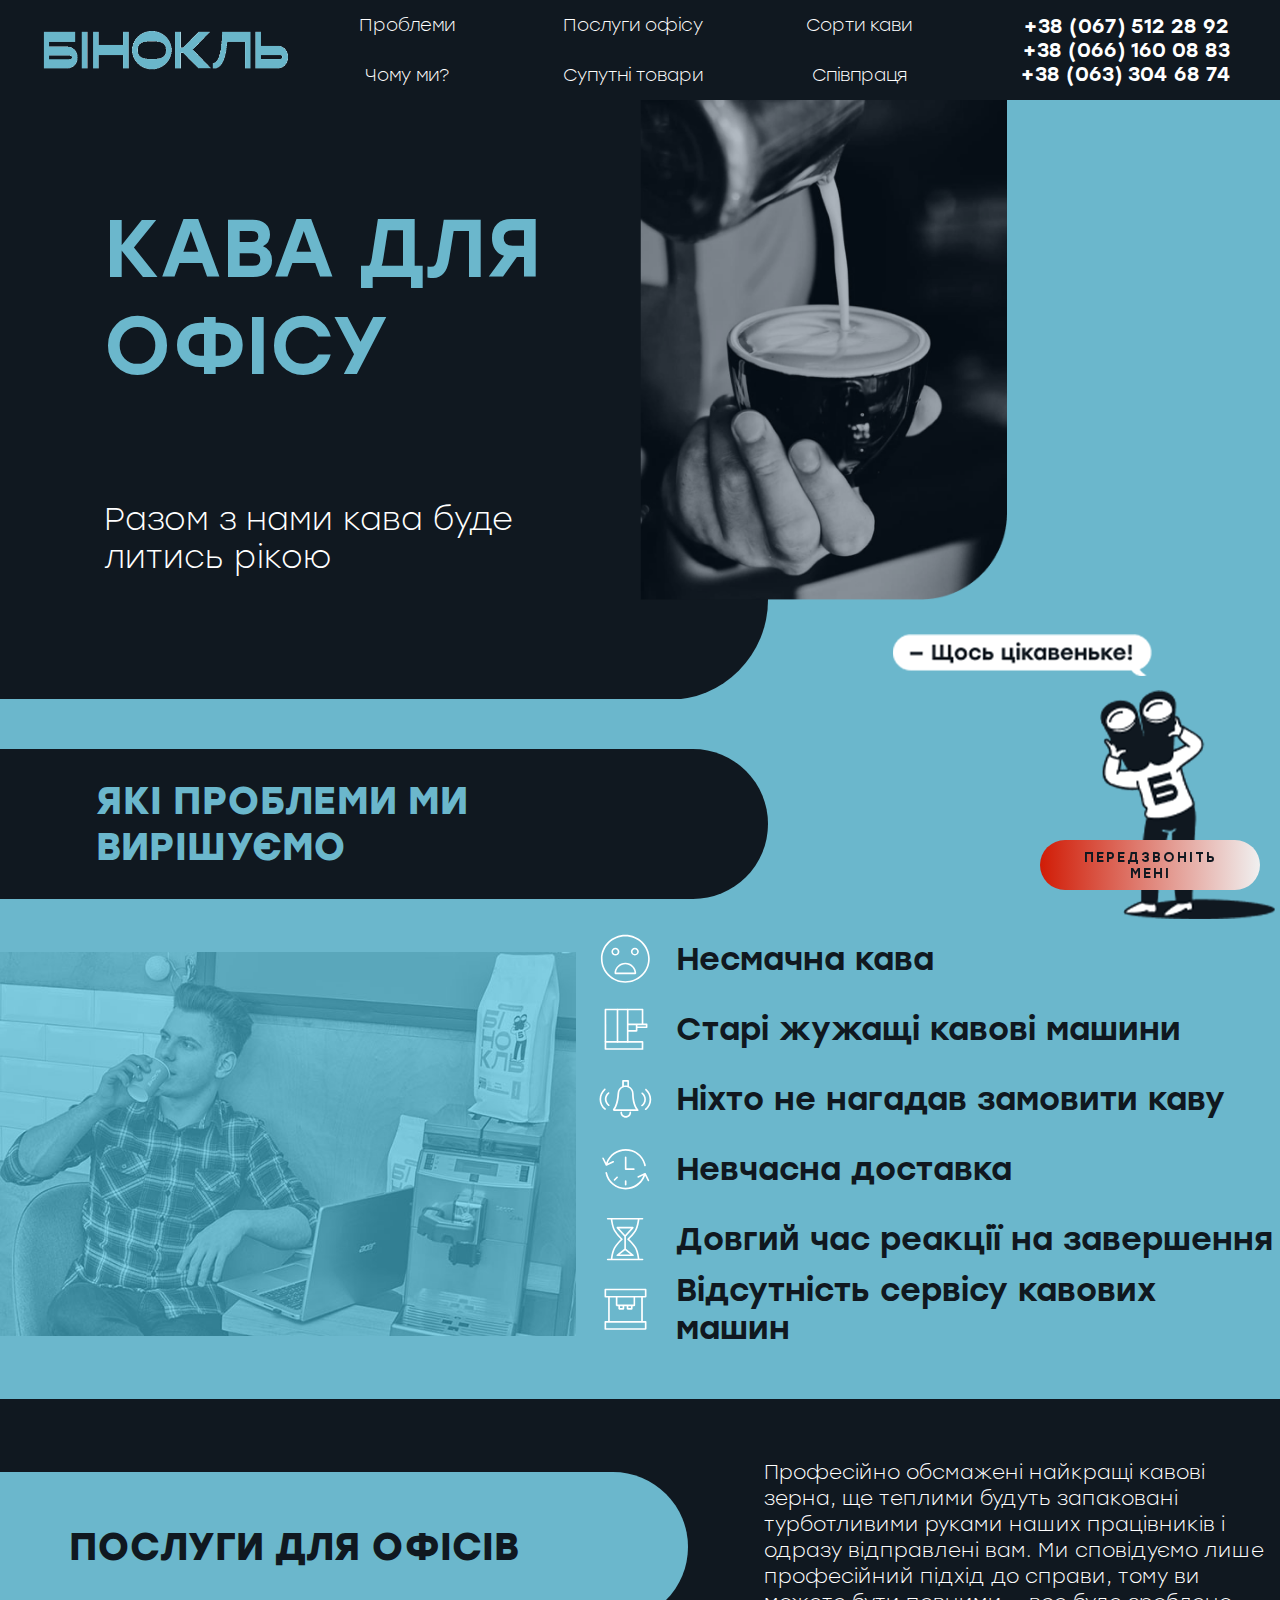
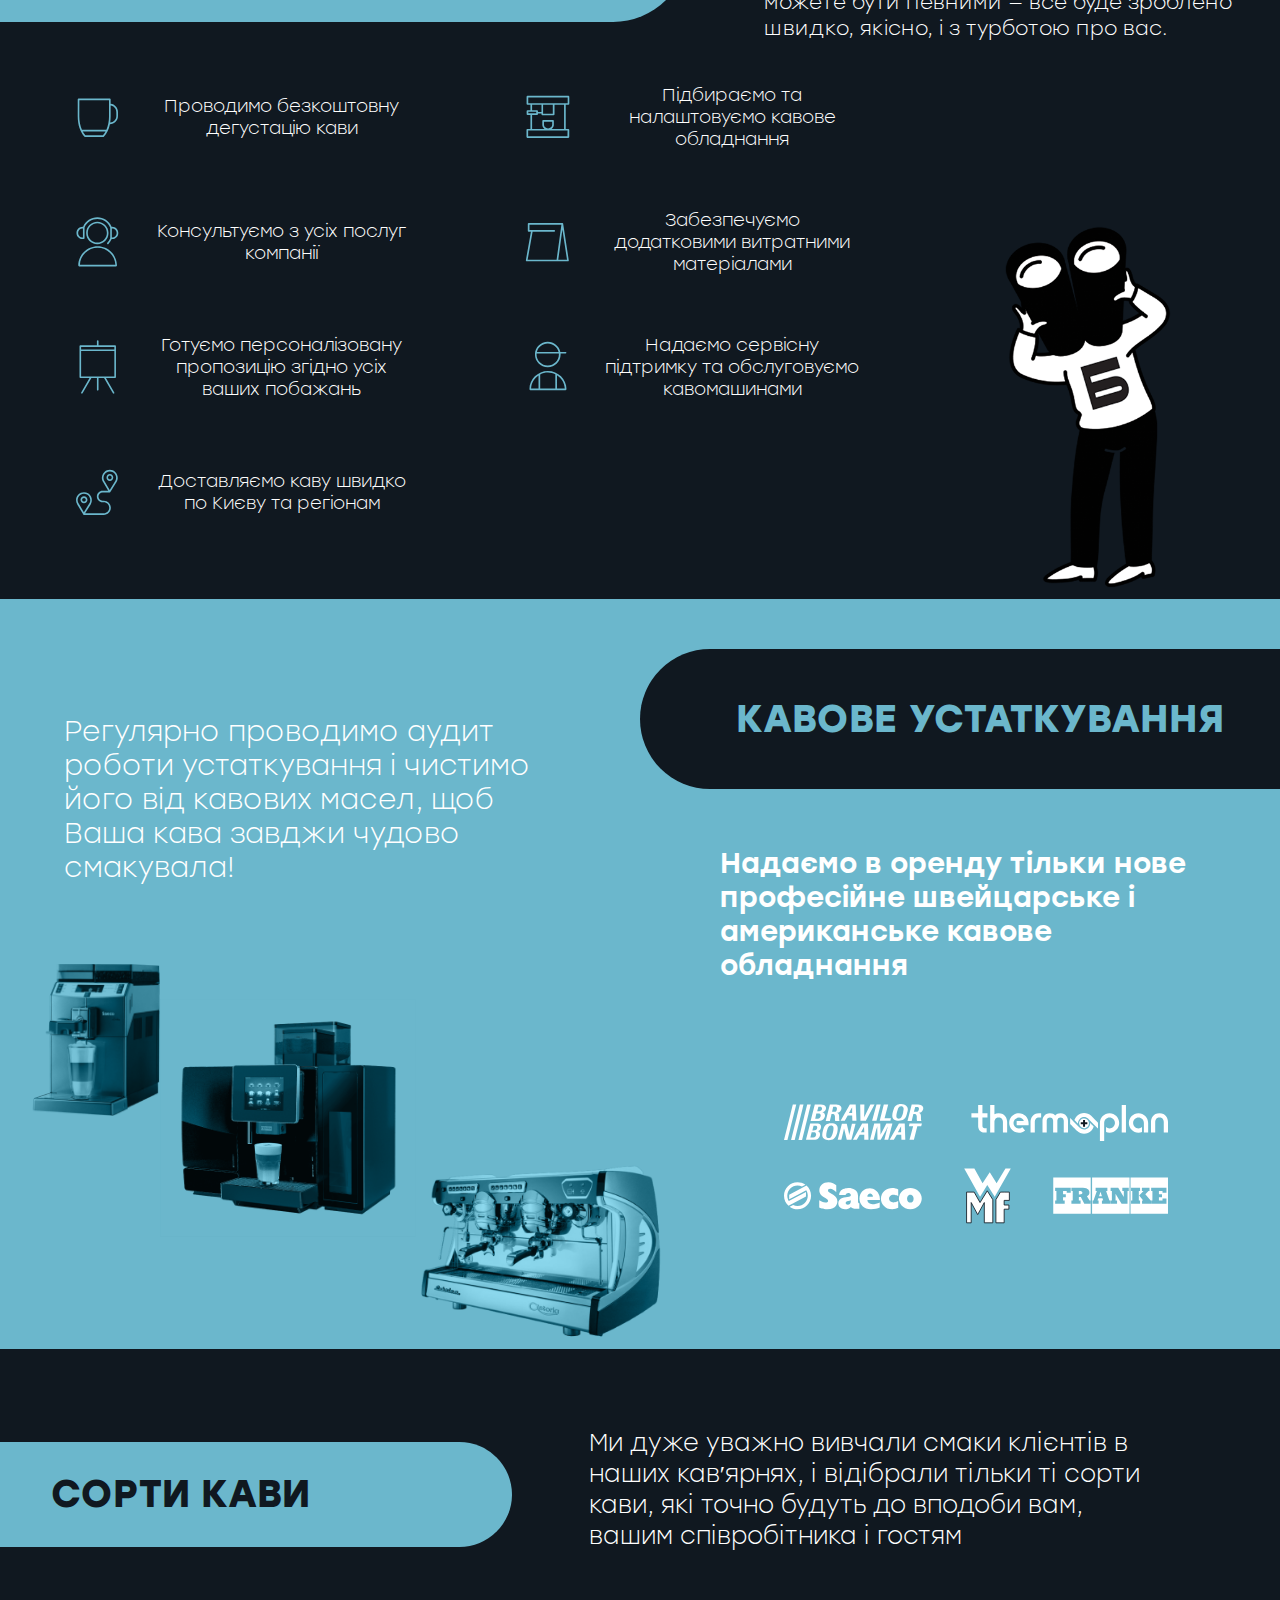
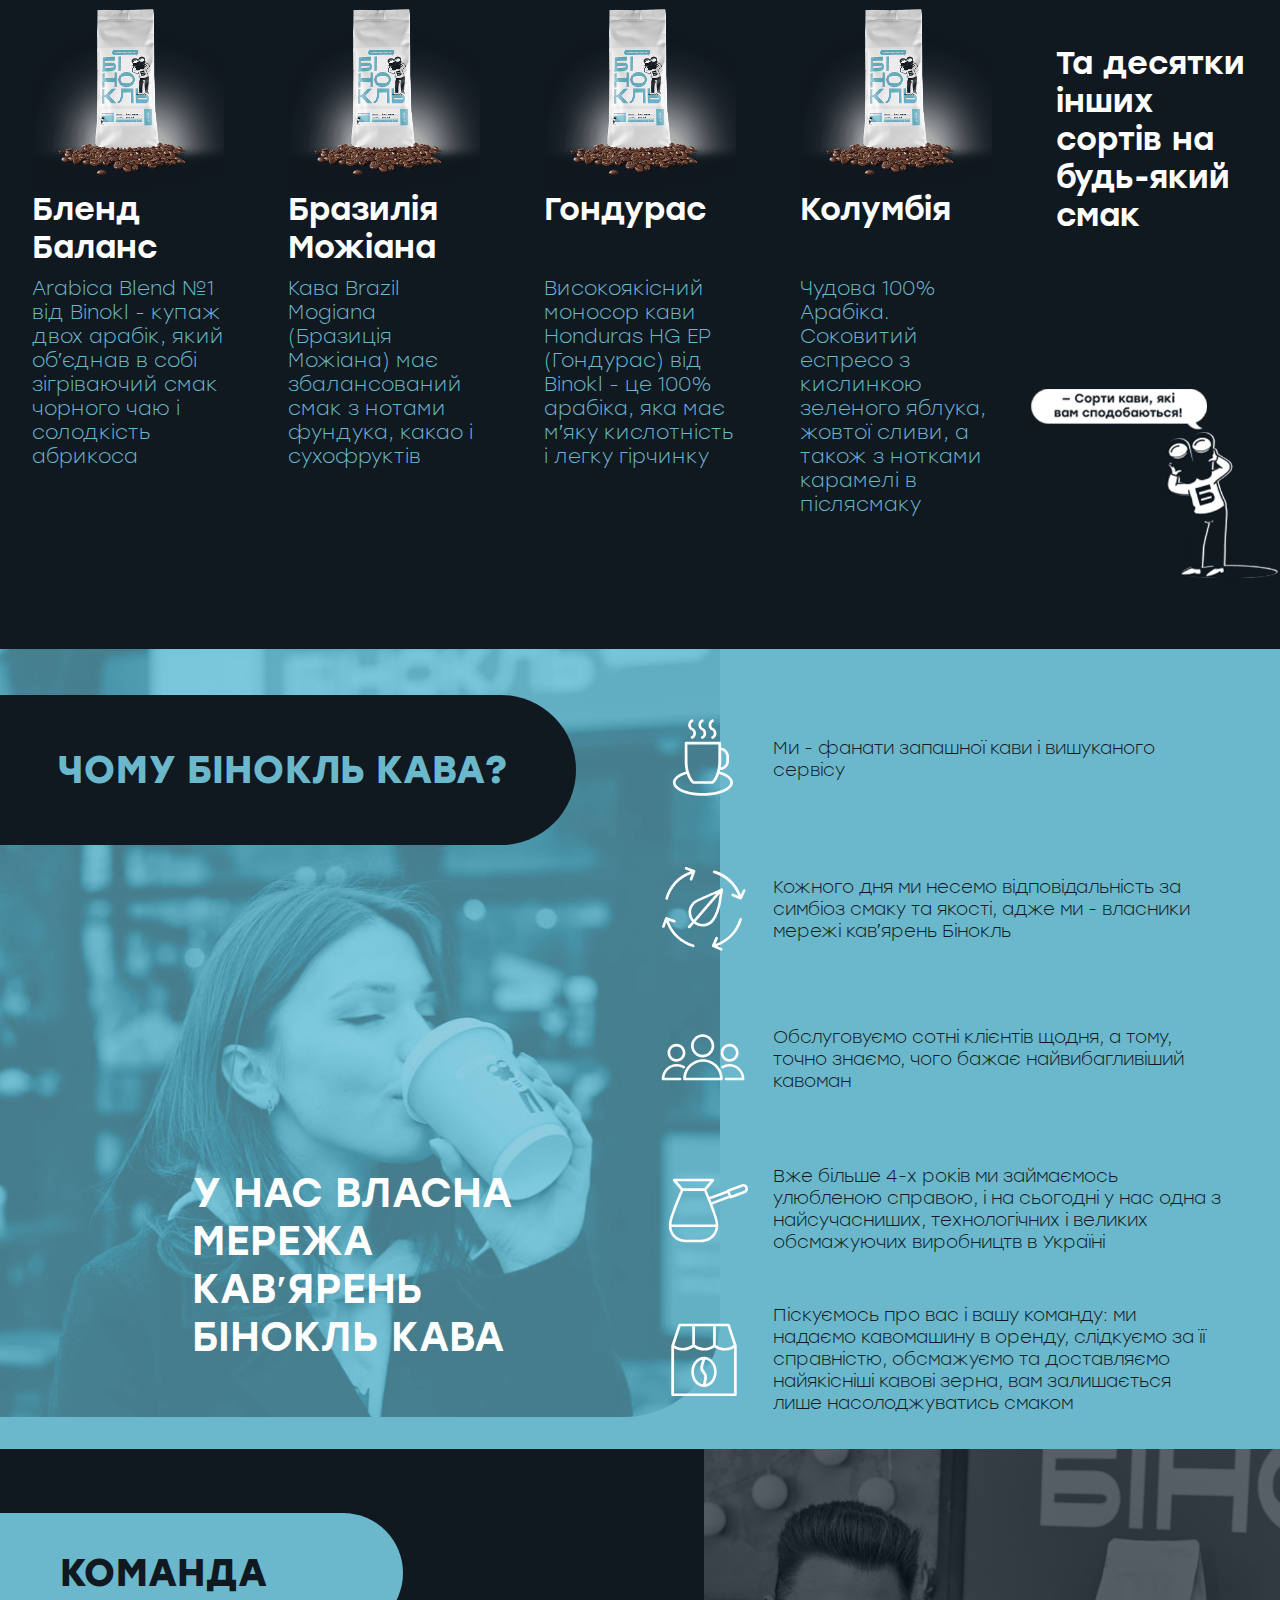
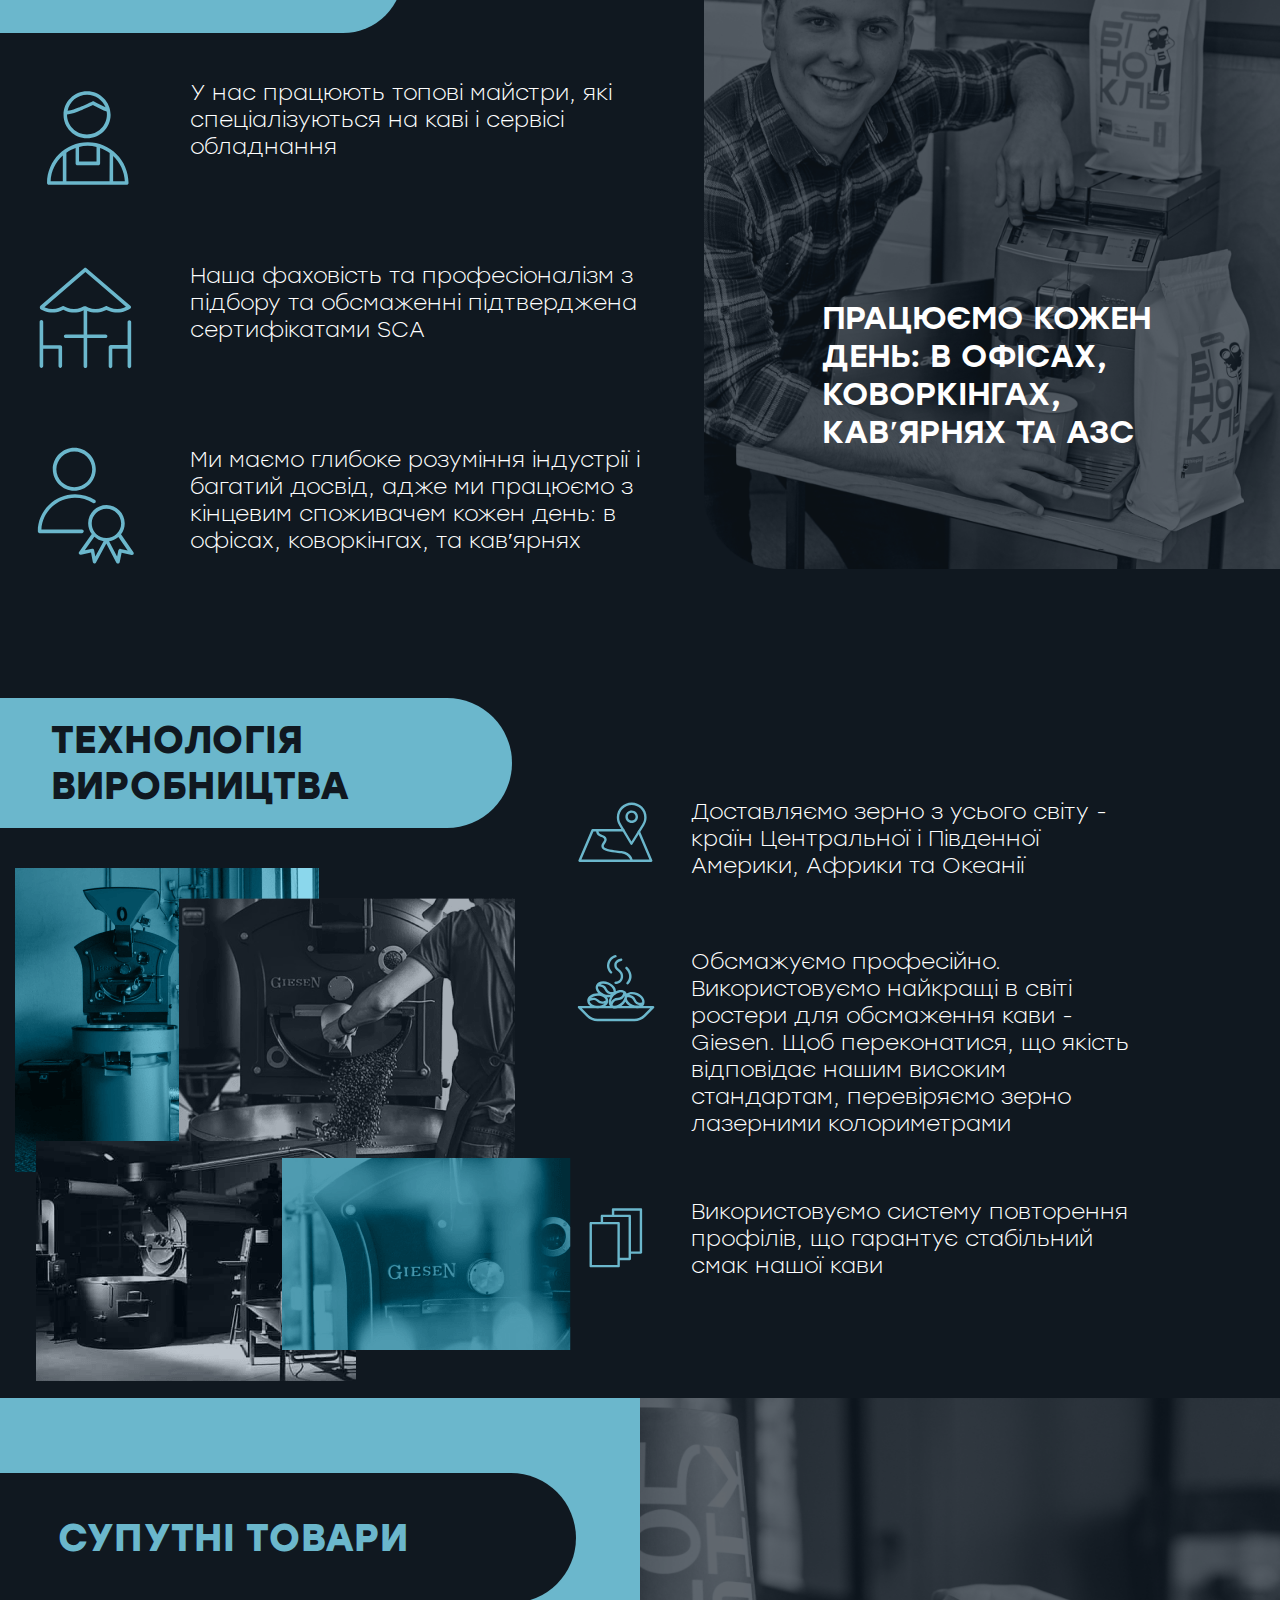
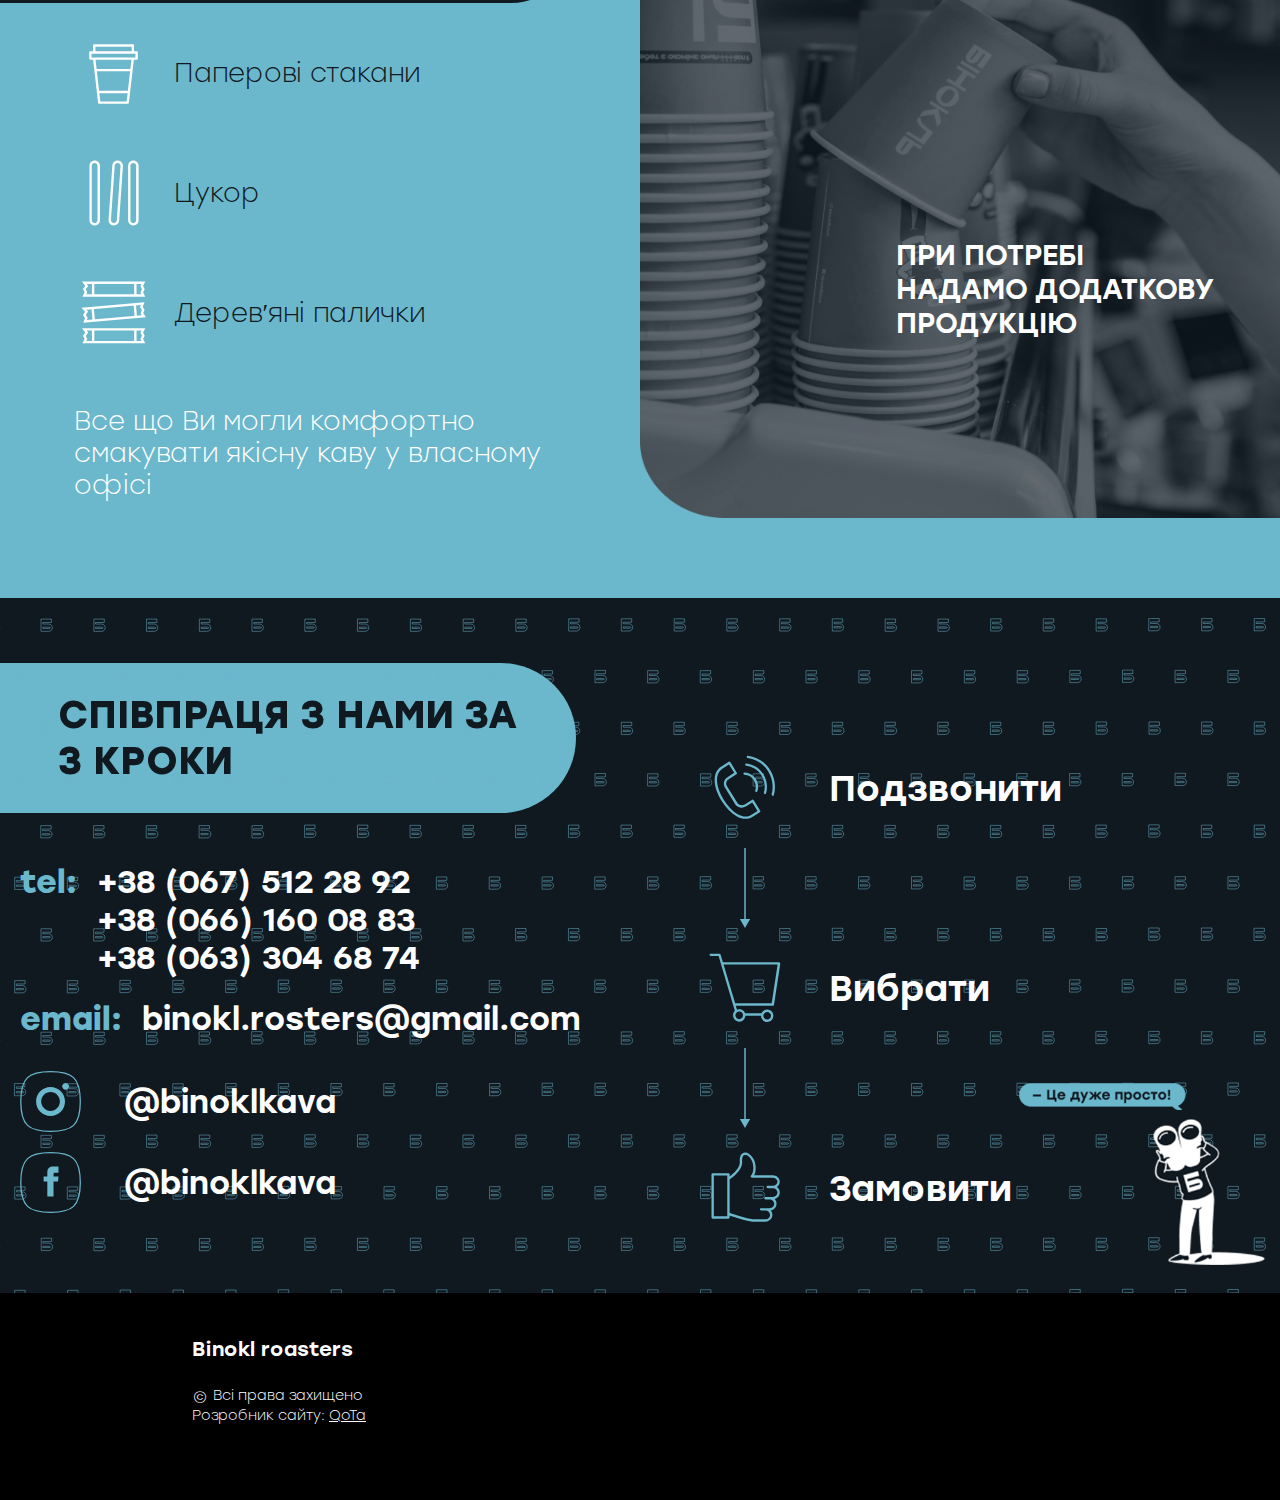
<file: index.html>
<!DOCTYPE html>
<html lang="uk" style="scroll-behavior: smooth;" prefix="og: http://ogp.me/ns#">
<head>
	<title>Binokl roasters</title>
	<meta charset="utf-8">
	<meta name="viewport" content="width=device-width, initial-scale=1.0, maximum-scale=1.0">
	<meta name="description" content="Кава в офіс від Бінокль. Доставка по Києву та регіонам. Сервіс кавового обладнання. Підбір сортів кави та обладнання. Замовлення в три кроки. Власна мережа кав‘ярень.">
	<meta name="keywords" content="Кава, Бінокль, замовити каву, кава в офіс, кава в зернах, арабіка, кавове обладнання, BINOKL, заказ кофе, кофе в офис">
	<meta property="og:site_name" content="Обжарка Бінокль"/>
	<meta property='og:url' content="https://xqotax.github.io/binokl-ready/">
	<meta property='og:title' content="Binokl roasters">
	<meta property='og:description' content="Кава в офіс від Бінокль. Доставка по Києву та регіонам. Сервіс кавового обладнання. Підбір сортів кави та обладнання. Замовлення в три кроки. Власна мережа кав‘ярень.">
	<meta property='og:image' content="media/Open_graph.jpg">
	<meta property='og:type' content="website">
	<meta name="robots" content="none">
	<meta name="Author" content="Тарас Сотніченко">
	<meta name="Addres" content="Україна, Київ">
	<meta name="twitter:card" content="summary">
	<meta name="twitter:site" content="Тарас Сотніченко">
	<meta name="twitter:title" content="Binokl roasters">
	<meta name="twitter:description" content="Кава в офіс від Бінокль. Доставка по Києву та регіонам. Сервіс кавового обладнання. Підбір сортів кави та обладнання. Замовлення в три кроки. Власна мережа кав‘ярень.">
	<meta name="twitter:image" content="media/Open_graph.jpg">
	<link rel="icon" href="media/title.ico" type="image/x-icon">
	<link rel="stylesheet" href="files/main_style.css">
	<style>
		a{ text-decoration: none;}
		@font-face {
    		font-family: Stolz; 
    		src: url('text/ofont.ru_Stolzl.ttf'); 
 			font-weight: normal; 
 		}
		@font-face {
    		font-family: Stolz; 
    		src: url('text/Stolzl-Bold.ttf'); 
    		font-weight: 900;
   		}
   		@font-face {
    		font-family: Stolz; 
    		src: url('text/Stolzl-Medium.ttf'); 
    		font-weight: bold;
   		}
   	</style> 	
</head>
<body style="background: rgba(16, 24, 32, 1);">
	<div id = 'conteiner'>
		<div id = 'div_1'>
			<div id = 'row_1_div_1'>
				<div  id='main_text_div_1'><div><h1>КАВА ДЛЯ ОФІСУ</h1></div></div>
				<div  id='text_div_1'><div>Разом з нами кава буде литись рікою</div></div>
			</div>
			<div id = 'row_2_div_1'></div>
			<img src = "media/latte.png" id = 'latte_png' alt='Стакан лате'>
			
			<div id = 'start' style="top: -200px"></div>
		</div>
		<div id = 'div_2'>
			<div id = 'left_div_2_photo'>
					<img src = 'media/IMG_1474.jpg' id = 'manager_1' alt='Менеджер п&prime;є каву'>
					<img src = 'media/balls.jpg' id = 'balls' alt='Кавові зерна'>
				</div>
			<div id='title_2'>
				<div id = 'how_problem'>ЯКІ ПРОБЛЕМИ МИ ВИРІШУЄМО</div>
			</div>
			<div id='contest_div_2'>
				<div id = 'right_div_2_text'>
					<div class = 'text_icon_1_6'>
						<div class='icons_2'><img src='icons/icon_08.svg' class="icons_2_photo" alt='Сумний смайлик'></div>
						<div class='text_div_2'><div>Несмачна кава</div></div>
					</div>
					<div class = 'text_icon_1_6'>

						<div class='icons_2'><img src='icons/icon_09.svg' class="icons_2_photo" alt="Іконка кавової машини"></div>
						<div class='text_div_2'><div>Старі жужащі кавові машини</div></div>
					</div>
					<div class = 'text_icon_1_6'>
						<div class='icons_2'><img src='icons/icon_10.svg' class="icons_2_photo" alt="Дзвінок"></div>
						<div class='text_div_2'><div>Ніхто не нагадав замовити каву</div></div>
					</div>
					<div class = 'text_icon_1_6'>
						<div class='icons_2'><img src='icons/icon_11.svg' class="icons_2_photo" alt="Годинник"></div>
						<div class='text_div_2'><div>Невчасна доставка</div></div>
					</div>
					<div class = 'text_icon_1_6'>
						<div class='icons_2'><img src='icons/icon_12.svg' class="icons_2_photo" alt="Пісочний годинник"></div>
						<div class='text_div_2'><div>Довгий час реакції на завершення</div></div>
					</div>
					<div class = 'text_icon_1_6'>
						<div class='icons_2'><img src='icons/icon_13.svg' class="icons_2_photo" alt="Сервіс"></div>
						<div class='text_div_2'><div>Відсутність сервісу кавових машин</div></div>
					</div>
					
				</div>
			</div>
			<div id = 'problems'></div>
			<img src = "man_logo/some_interesting.png" id = 'logo_man_1' alt="Логотип-чоловік">
		</div>
		<div id = 'div_3'>
			<div id = 'top_3'>
				<div class='title_3'>
					<div style="position: relative; width: 80%;"><h2>ПОСЛУГИ ДЛЯ ОФІСІВ</h2></div>
				</div>
				<div class='right_title_3'>
					<div class='text_div_3'>Професійно обсмажені найкращі кавові зерна, ще теплими будуть запаковані турботливими руками наших працівників і одразу відправлені вам. Ми сповідуємо лише професійний підхід до справи, тому ви можете бути певними — все буде зроблено швидко, якісно, і з турботою про вас.</div>
				</div>
			</div>
			<div id='logo_div_3'>
				<div id='column_div_3'>
					<div class='row_div_3'>
						<div class='_column_div_3'>
							<div class='left_column_div_3'>
								<img src='icons_3/icon_01.svg' class='icons_3' alt="Кружка">
							</div>
							<div class='right_column_div_3'>Проводимо безкоштовну дегустацію кави
							</div>
						</div>
						<div class='_column_div_3'>
							<div class='left_column_div_3'>
								<img src='icons_3/icon_04.svg' class='icons_3' alt="Кавова машинка">
							</div>
							<div class='right_column_div_3'>Підбираємо та налаштовуємо кавове обладнання
							</div>
						</div>
					</div>
					<div class='row_div_3'>
						<div class='_column_div_3'>
							<div class='left_column_div_3'>
								<img src='icons_3/icon_02.svg' class='icons_3' alt="Консультант">
							</div>
							<div class='right_column_div_3'>
								Консультуємо з усіх послуг компанії
							</div>
						</div>
						<div class='_column_div_3'>
							<div class='left_column_div_3'>
								<img src='icons_3/icon_05.svg' class='icons_3' alt="Додаткові матеріали">
							</div>
							<div class='right_column_div_3'>Забезпечуємо додатковими витратними матеріалами
							</div>
						</div>
					</div>
					<div class='row_div_3'>
						<div class='_column_div_3'>
							<div class='left_column_div_3'>
								<img src='icons_3/Vector.svg' class='icons_3' id ='unnormal' alt="Персональна пропозиція">
							</div>
							<div class='right_column_div_3'>Готуємо персоналізовану пропозицію згідно усіх ваших побажань
							</div>
						</div>
						<div class='_column_div_3'>
							<div class='left_column_div_3'>
								<img src='icons_3/icon_06.svg' class='icons_3' alt='Сервіса підтримка'>
							</div>
							<div class='right_column_div_3'>Надаємо сервісну підтримку та обслуговуємо кавомашинами
							</div>
						</div>
					</div>
					<div class='row_div_3'>
						<div class='_column_div_3'>
							<div class='left_column_div_3'>
								<img src='icons_3/icon_07.svg' class='icons_3' alt="Швидка доставка">
							</div>
							<div class='right_column_div_3'>Доставляємо каву швидко по Києву та регіонам
							</div>
						</div>
						<div class='_column_div_3'>
							<div class='left_column_div_3'>
								
							</div>
							<div class='right_column_div_3'>
							</div>
						</div>
					</div>
				</div>
				
			</div>
			<div id = 'services'></div>
      		<img src='media/logo_man.png' id='logo_3_png' alt="Логотип-чоловік">
      		<div id='div_3_650_png'>
				<img src='media/logo_man.png' id='logo_3_650_png' alt="Логотип-чоловік">
			</div>
		</div>
		<div id = 'div_4'>
			<div class = 'two_main_row_div_4'>
				<div id = 'title_4'><div style="position: relative; width: 80%;" id = 'transform_title_4_650'><h2>КАВОВЕ УСТАТКУВАННЯ</h2></div></div>
				<div id = 'row_1_content_div_4'>
					<div id = 'row_1_text_div_4'><div> Надаємо в оренду тільки нове професійне швейцарське і американське кавове обладнання</div></div>
					<div id = 'row_1_logos_div_4' >
						<img src="icons_3/logotypes.svg" id='machins' alt="Логотипи машин">
					</div>
				</div>
			</div>
			<div class = 'two_main_row_div_4'>
				<div id = 'row_2_text_div_4'>
					<div>Регулярно проводимо аудит роботи устаткування і чистимо його від кавових масел, щоб Ваша кава завджи чудово смакувала!</div>
				</div>
				<div id = 'row_2_photos_div_4'>
					<img src="img_4/image_small.png" id='machins_3' alt="Фото кавової машини">
					<img src="img_4/image_medium.png" id='machins_2' alt="Фото кавової машини">
					<img src="img_4/image_big.png" id='machins_1' alt="Фото кавової машини">
				</div>
			</div>	
			<div id = 'div_4_herf'></div>		
		</div>
		<div id = 'div_5'>
			<div id = 'first_row_div_5'>
				<div class='title_3' id = "title_5">
					<div style="position: relative; width: 80%;">СОРТИ КАВИ</div>
				</div>
				<div class='right_title_3'>
					<p class='text_div_3' id = 'we_duze_yvagno'>Ми дуже уважно вивчали смаки клієнтів в наших кав&prime;ярнях, і відібрали тільки ті сорти кави, які точно будуть до вподоби вам, вашим співробітника і гостям</p>
				</div>
			</div>
			<div id = 'second_row_div_5'>
				<img src = 'icons_3/Bag_Packaging_3v1.png' id = 'three_in_one' alt="Три кави в одному">
				<div class = 'column_div_5'>
					<div class ='img_5'>
						<img src = 'icons_3/sort_1.png' class='img5' alt="Пачка кави">
					</div>
					<div class ='text_5_main'>Бленд Баланс</div>
					<div class ='text_5'>Arabica Blend №1 від Binokl - купаж двох арабік, який об&prime;єднав в собі зігріваючий смак чорного чаю і солодкість абрикоса</div>
				</div>
				<div class = 'column_div_5'>
					<div class ='img_5'>
						<img src = 'icons_3/sort_1.png' class='img5' alt="Пачка кави">
					</div>
					<div class ='text_5_main'>Бразилія Можіана</div>
					<div class ='text_5'>Кава Brazil Mogiana (Бразиція Можіана) має збалансований смак з нотами фундука, какао і сухофруктів</div>
				</div>
				<div class = 'column_div_5'>
					<div class ='img_5'>
						<img src = 'icons_3/sort_1.png' class='img5' alt="Пачка кави">
					</div>
					<div class ='text_5_main'>Гондурас</div>
					<div class ='text_5'>Високоякісний моносор кави Honduras HG EP (Гондурас) від Binokl - це 100% арабіка, яка має м&prime;яку кислотність і легку гірчинку</div>
				</div>
				<div class = 'column_div_5'>
					<div class ='img_5'>
						<img src = 'icons_3/sort_1.png' class='img5' alt="Пачка кави">
					</div>
					<div class ='text_5_main'>Колумбія</div>
					<div class ='text_5'>Чудова 100% Арабіка. Соковитий еспресо з кислинкою зеленого яблука, жовтої сливи, а також з нотками карамелі в післясмаку</div>
				</div>
				<div class = 'column_div_5' id = 'column_div_5_850'>
					<div id ='text_5_5'>Та десятки інших сортів на будь-який смак</div>				
				</div>
				<button class ='text_450_sorts'>Опис</button>
				<button class ='text_450_sorts' id = 'hid'>Сховати</button>
			</div>
			<div id = 'varieties'></div>
			<div>
				<img src = 'man_logo/sort_of_kava.png' id='img5' alt="Логотип-чоловік">
			</div>
		</div>
		<div id = 'div_6'>
			<img src = 'img_4/girl.svg' id='girl' alt='Дівчина випиває каву'>
			<div class='column_div_6' id ="col_div_6_1" style="justify-content: space-between;">
				<div id = 'title_6'><div id='title_6_center'>ЧОМУ БІНОКЛЬ КАВА?</div></div>
				<div id = 'text_div_6'>У НАС ВЛАСНА МЕРЕЖА КАВ&prime;ЯРЕНЬ БІНОКЛЬ КАВА</div>
			</div>
			<div class='column_div_6' id ="col_div_6_2">
				<div class='row_div_6' id='content_6_1'>
					<div class = 'icons_div_6'>
						<img src='icon_6/icon_14.svg' class = 'icon_6_svg' alt='Запашна кава'>
					</div>
					<div class = 'content_div_6' >Ми - фанати запашної кави і вишуканого сервісу</div>
				</div>
				<div class='row_div_6'>
					<div class = 'icons_div_6'>
						<img src='icon_6/icon_15.svg' class = 'icon_6_svg' alt='Відповідальність за каву'>
					</div>
					<div class = 'content_div_6'>Кожного дня ми несемо відповідальність за симбіоз смаку та якості, адже ми - власники мережі кав&prime;ярень Бінокль</div>
				</div>
				<div class='row_div_6'>
					<div class = 'icons_div_6'>
						<img src='icon_6/icon_16.svg' class = 'icon_6_svg' alt='Сотні клієнтів'>
					</div>
					<div class = 'content_div_6'>Обслуговуємо сотні клієнтів щодня, а тому, точно знаємо, чого бажає найвибагливіший кавоман</div>
				</div>
				<div class='row_div_6' id='content_6_4'>
					<div class = 'icons_div_6'>
						<img src='icon_6/icon_17.svg' class = 'icon_6_svg' alt='Улюблена справа'>
					</div>
					<div class = 'content_div_6'>Вже більше 4-х років ми займаємось улюбленою справою, і на сьогодні у нас одна з найсучасниших, технологічних і великих обсмажуючих виробництв в Україні</div>
				</div>
				<div class='row_div_6' id='content_6_5'>
					<div class = 'icons_div_6'>
						<img src='icon_6/icon_18.svg' class = 'icon_6_svg' alt='Турбота про Вас'>
					</div>
					<div class = 'content_div_6'>Піскуємось про вас і вашу команду: ми надаємо кавомашину в оренду, слідкуємо за її справністю, обсмажуємо та доставляємо найякісніші кавові зерна, вам залишається лише насолоджуватись смаком</div>
				</div>
			</div>
			<div id = 'why_we'></div>
		</div>
		<div id = 'div_7'>
			<img src="img_4/manager.png" id ='Taras' alt='Хлопець задоволений кавою'>
			<div id = 'column_1_div_7'>
				<div id = 'title_7'><div style="position: relative; width: 80%; left: 5%;">КОМАНДА</div></div>
				<div id = 'content_7'>
					<div class ='row_div_7'>
						<div class = 'icons_7'>
							<img src='icon_7/icon_19.svg' class='center_450' alt='Топові майстри'>
						</div>
						<div class = 'text_7'><div>У нас працюють топові майстри, які спеціалізуються на каві і сервісі обладнання</div></div>
					</div>
					<div class ='row_div_7'>
						<div class = 'icons_7'>
							<img src='icon_7/icon_20.svg' class='center_450' alt='Фаховість та професіоналізм'>
						</div>
						<div class = 'text_7'><div>Наша фаховість та професіоналізм з підбору та обсмаженні підтверджена сертифікатами SCA</div></div>
					</div>
					<div class ='row_div_7'>
						<div class = 'icons_7'>
							<img src='icon_7/icon_21.svg' class='center_450' alt='Глибоке розуміння'>
						</div>
						<div class = 'text_7'><div >Ми маємо глибоке розуміння індустрії і багатий досвід, адже ми працюємо з кінцевим споживачем кожен день: в офісах, коворкінгах, та кав&prime;ярнях</div></div>
					</div>
				</div>
				
			</div>
			<div id = 'column_2_div_7'>
				<div id='text_7_main'>ПРАЦЮЄМО КОЖЕН ДЕНЬ: В ОФІСАХ, КОВОРКІНГАХ, КАВ&prime;ЯРНЯХ ТА АЗС</div>
			</div>
			<div id = 'div_7_herf'></div>
		</div>
		<div id = 'div_8'>
			<div id ='column_1_div_8'>
				<div id = 'title_8'><div style="position: relative; width: 80%;">ТЕХНОЛОГІЯ ВИРОБНИЦТВА</div></div>
				<div id = 'photo_div_8'>
					<img src="div_8/image_01.png" id = 'image_1_8' alt='Кавова машина'>
					<img src="div_8/image_02.png" id = 'image_2_8' alt='Кавова машина'>
					<img src="div_8/image_03.png" id = 'image_3_8' alt='Кавова машина'>
					<img src="div_8/image_04.png" id = 'image_4_8' alt='Кавова машина'>
				</div>
			</div>
			<div id ='column_2_div_8'>
				<div class = 'content_div_8'>
					<div class = 'icon_8'>
						<img src="div_8/icon_22.svg" class='icons_8_450' alt='Доставка з усього світу'>
					</div>
					<div class = 'text_8'><div>Доставляємо зерно з усього світу - країн Центральної і Південної Америки, Африки та Океанії</div></div>
				</div>
				<div class = 'content_div_8' id='content_div_8_2'>
					<div class = 'icon_8'>
						<img src="div_8/icon_23.svg"  class='icons_8_450' alt='Професійна обжарка'>
					</div>
					<div class = 'text_8' >Обсмажуємо професійно. Використовуємо найкращі в світі ростери для обсмаження кави - Giesen. Щоб переконатися, що якість відповідає нашим високим стандартам, перевіряємо зерно лазерними колориметрами</div>
				</div>
				<div class = 'content_div_8'>
					<div class = 'icon_8'>
						<img src="div_8/icon_24.svg"  class='icons_8_450' alt='Система повторення профілів'>
					</div>
					<div class = 'text_8'>Використовуємо систему повторення профілів, що гарантує стабільний смак нашої кави</div>
				</div>
				
			</div>
			<div id = 'div_8_herf'></div>
		</div>
		<div id = 'div_9'>
			<img src="div_9/glasses.png" id = 'image_1_9' alt='Паперові стаканчики'>
			<div id = 'title_9'><div style="position: relative; width: 80%;">СУПУТНІ ТОВАРИ</div></div>
			<div class = 'content_div_9'>
				<div class = 'icon_9'>
					<img src="div_9/icon_08.svg" class="icon_9_450" alt='Паперові стаканчики'>
				</div>
				<div class = 'text_9'><div>Паперові стакани</div></div>
			</div>
			<div class = 'content_div_9'>
				<div class = 'icon_9'>
					<img src="div_9/icon_09.svg" class="icon_9_450" alt='Цукор'>
				</div>
				<div class = 'text_9' >Цукор</div>
			</div>
			<div class = 'content_div_9'>
				<div class = 'icon_9'>
					<img src="div_9/icon_10.svg" class="icon_9_450" alt='Дерев&prime;яні палички'>
				</div>
				<div class = 'text_9'>Дерев&prime;яні палички</div>
			</div>
			<div class = 'content_div_9' style=" height: 100px;">
				<div class = 'text_9' id ='text_9_450' style="width: 100%; color: white;">Все що Ви могли комфортно смакувати якісну каву у власному офісі</div>
			</div>
			<div id = 'text_pos_9'>
				<div>ПРИ ПОТРЕБІ НАДАМО ДОДАТКОВУ ПРОДУКЦІЮ</div>
			</div>
			<div id = 'related_products'></div>
		</div>
		<div id = 'div_10'>
			<div id = 'column_1_div_10'>
				<div id = 'title_10'><div style="width: 80%; z-index:1">СПІВПРАЦЯ З НАМИ ЗА 3 КРОКИ</div></div>
				<div id = 'contacts_10'>
					<div class = 'cont_10_row' id ='tel_10'>
						<div class = 'logo_png_10'  style="width: 100%; z-index: 10;"><div style="color: rgba(107, 183, 204, 1);">tel:&nbsp;&nbsp;</div><div style="color: white; font-weight: bold; "><a href='tel:+380675122892'>+38 (067) 512 28 92</a><br> <a href='tel:+380661600883'>+38 (066) 160 08 83</a><br><a href='tel:+380633046874'>+38 (063) 304 68 74</a></div></div>
					</div>
					<div class = 'cont_10_row'>
						<div class = 'logo_png_10' id='email' style="width: 100%;  z-index: 10"><div style="color: rgba(107, 183, 204, 1);">email:&nbsp;&nbsp;</div><div style="color: white; font-weight: bold;">binokl.rosters@gmail.com</div></div>
					</div>
					<div class = 'cont_10_row'>
						<div class = 'logo_png_10'>
						<img src = "media/instagram_icon.svg" style="position:  relative;width: 60%;" alt='Інстаграм'>
						</div>
						<div class = 'link_10'>
							<a href="https://www.instagram.com/binoklkava/" target="_blank">@binoklkava</a>
						</div>
					</div>
					<div class = 'cont_10_row'>
						<div class = 'logo_png_10'>
							<img src = "media/facebook_icon.svg" style="position:  relative;width: 60%;" alt="Інстаграм">
						</div>
						<div class = 'link_10'>
							<a href="https://www.facebook.com/binoklkava/" target="_blank">@binoklkava</a>
						</div>
					</div>
				</div>
			</div>
			<div id = 'column_2_div_10'>
				<div id = 'content_10' style=" z-index: 10;">
					<div class = 'row_10'>
						<div class = 'left_row_10'><img src = "div_10/icon_25.svg" class = 'last_icons' alt="Зателефонувати"></div>
						<div class = 'right_row_10'>Подзвонити</div>
					</div>
					<div class = 'row_10'>
						<div class = 'left_row_10'><img src = "div_10/arrow_01.svg" class = 'last_icons' alt="Крок 2"></div>
						<div class = 'right_row_10'></div>
					</div>
					<div class = 'row_10'>
						<div class = 'left_row_10'><img src = "div_10/icon_26.svg" class = 'last_icons' alt="Вибрати"></div>
						<div class = 'right_row_10'>Вибрати</div>
					</div>
					<div class = 'row_10'>
						<div class = 'left_row_10'><img src = "div_10/arrow_01.svg" class = 'last_icons' alt="Крок 3"></div>
						<div class = 'right_row_10'></div>
					</div>
					<div class = 'row_10'>
						<div class = 'left_row_10'><img src = "div_10/icon_27.svg" class = 'last_icons' alt="Замовити каву"></div>
						<div class = 'right_row_10'>Замовити</div>
					</div>
				</div>
			</div>
			<div style="overflow: hidden; position:absolute; width: 100%;height: 100%;left: 0%;top:0%" ><img src="div_10/b_back_small.svg" alt='Бінокль' style="position: absolute;" id = 'b_div_10'></div>
			<img src="man_logo/its_so_eazy.png" id='logo_10' alt="Логотип-чоловік">
			<div style="overflow: hidden; position:absolute; width: 100%;height: 100%;left: 0%;top:0%" >
				<img src='media/logo_man.png' id='logo_10_png' alt="Логотип-чоловік">
			</div>
			<div id = 'cooperation'></div>
		</div>
		<div id = 'div_11'>
			<div class ='licence'>
				<div class="title_11">Binokl roasters</div>
				<div class='qota'><div style="font-size: 22px">&copy;</div><div style="padding-left: 5px;">Всі права захищено</div></div>
				<div class='developer'>Розробник сайту: <a href ='https://www.instagram.com/xqotax/' style="text-decoration: underline;" target="_blank">QoTa</a></div>
			</div>
		</div>
	</div>

	<div id = 'div_0'>
		<img src = 'media/binokl_logotype.png' id = 'bin_logo' alt="Логотип бінокль">
		<div id = 'buttons'>
			<div class = 'row_buttons'>
				<div id='but_1' ><a href="#problems" class= 'hover_link'>Проблеми</a></div>
				<div id='but_2' ><a href="#services" class= 'hover_link'>Послуги офісу</a></div>

				<div id='but_4'><a href="#varieties" class= 'hover_link'>Сорти кави</a></div>
				
			</div>
			<div class = 'row_buttons'>
				<div id='but_5'><a href="#why_we" class='hover_link'>Чому ми?</a></div>
				<div id='but_8'><a href="#related_products" class='hover_link'>Супутні товари</a></div>
				<div id='but_9'><a href="#cooperation" class='hover_link'>Співпраця</a></div>
			</div>
		</div>
		<button class = 'navigation'>Навігація</button>
		<div id = 'logos'>
			<div id = 'telephone'><a href='tel:+380675122892'>+38 (067) 512 28 92</a><br> <a href='tel:+380661600883'>+38 (066) 160 08 83</a><br><a href='tel:+380633046874'>+38 (063) 304 68 74</a></div>
			<a href = '#cooperation' id = 'tel_head'><img src='media/tel_head.png' style="width:100%" alt="Телефон"></a>
		</div>
	</div>

	<a class = 'o2t-element--hidden' href="#start"><img src="media/arrow_top.png" id = 'img_arr' alt='Перехід на початок сайту'></a>
	<div class="popup" >
		<div style="overflow: hidden; width: 100%; height: 80px; position: absolute;">
			<img src="div_10/b_back_small.svg" alt='Бінокль' style="position: absolute; top: 10px">
		</div>
		<div class="popup_container">
			<div class = "popup_content">
				<div class = 'row_buttons_popup'>
					<div class='but_popup' ><a href="#problems" class= 'hover_link_popup'>Проблеми</a></div>
					<div class='but_popup' ><a href="#services" class= 'hover_link_popup'>Послуги офісу</a></div>
					<div class='but_popup'><a href="#varieties" class= 'hover_link_popup'>Сорти кави</a></div>					
				</div>
				<div class = 'row_buttons_popup'>
					<div class='but_popup'><a href="#why_we" class='hover_link_popup'>Чому ми?</a></div>
					<div class='but_popup'><a href="#related_products" class='hover_link_popup'>Супутні товари</a></div>
					<div class='but_popup'><a href="#cooperation" class='hover_link_popup'>Співпраця</a></div>
				</div>
			</div>
		</div>
		<div class="close_popup"><img src="media/arrow_popup.png" alt='Закрити навігацію' id ='arrow_popup'></div>
	</div>

	<script data-b24-form="click/24/132opp" data-skip-moving="true"> (function(w,d,u){ var s=d.createElement('script');s.async=true;s.src=u+'?'+(Date.now()/180000|0); var h=d.getElementsByTagName('script')[0];h.parentNode.insertBefore(s,h); })(window,document,'https://cdn.bitrix24.ru/b4684795/crm/form/loader_24.js');</script>
	<button type="button" class="buttons" id ='text_butt_srm'>ПЕРЕДЗВОНІТЬ МЕНІ
	</button>


	<script data-b24-form="click/24/132opp" data-skip-moving="true"> (function(w,d,u){ var s=d.createElement('script');s.async=true;s.src=u+'?'+(Date.now()/180000|0); var h=d.getElementsByTagName('script')[0];h.parentNode.insertBefore(s,h); })(window,document,'https://cdn.bitrix24.ru/b4684795/crm/form/loader_24.js');</script>
	<button type="button" class="buttons" id ='png_butt_srm'><img src='media/tel.png'  alt='Зворотній зв&prime;язок' style="position:relative; width:40px;">	
	</button>
	
	<script
	  src="https://code.jquery.com/jquery-3.6.0.js"
	  integrity="sha256-H+K7U5CnXl1h5ywQfKtSj8PCmoN9aaq30gDh27Xc0jk="
	  crossorigin="anonymous"></script>
	<script src = 'files/JS_1.js'></script>	
</body>
</html>
</file>
<file: files/main_style.css>
* {
    margin: 0;
    padding: 0;
    font-family: Stolz;

}
a {
  color: white; /* Цвет ссылок */
}
a:visited {
  color: white; /* Цвет посещенных ссылок */
}
a:active {
  color: white; /* Цвет активных ссылок */
}
.o2t-element--hidden {
	position: fixed;
	left: 20px;
	bottom: 20px;

	width: 40px;
	height: 40px;
  opacity: 0;
  transition: .75s opacity;
  border-radius: 50%;
    /* не забываем о кроссбраузерности */
  -moz-border-radius: 50%;
  -webkit-border-radius: 50%;
  display: flex;
  flex-direction: column;
  justify-content: center;
  align-items: center;
  background: white;
  animation-name: button-top;
  animation-duration: 1.5s;
  animation-iteration-count: infinite;
  z-index: 100;
}
#img_arr{
	position: relative; 
	width: 40px; 
	top: -3px;
	animation-name: img_arrow;
  animation-duration: 1.5s;
  animation-iteration-count: infinite;


}
@keyframes img_arrow{
	0%{
		width: 40px;
		transform: rotate(0deg);
	}
	25%{
		transform: rotate(-10deg);
	}
	50%{
		width: 45px;
		transform: rotate(0deg);
	}
	75%{
		transform: rotate(10deg);
	}
	100%{
		width: 40px;
		transform: rotate(0deg);
	}
}
@keyframes button-top{
	0%{
		width: 40px;
		height: 40px;
		left: 20px;
	  bottom: 20px;
	  background: white;
	}
	50%{
		width: 50px;
		height: 50px;	
		left: 15px;
	  bottom: 15px;
	  background: grey;
	}
	100%{
		width: 40px;
		height: 40px;
		left: 20px;
		bottom: 20px;
		background: white;
	}
}
#conteiner{

	width: 100%;
	top: 100px;
	position: absolute;
	display: flex;
	flex-direction: column;
	align-items: center;
}

#div_1{
	background: rgba(107, 183, 204, 1);
	position: relative;
	width: 100%;
	height: 600px;
	display: flex;
	flex-direction: row;
	justify-content: space-around;

}
#row_1_div_1{
	position: relative;
	width: 60%;
	background: rgba(16, 24, 32, 1);
	display: flex;
	flex-direction: column;
	justify-content: center;
	align-items: center;
	border-radius: 0px 0px 100px 0px;



}
h1{
	font-size: 81px;
}
#main_text_div_1{
	position: relative;
	top: 100px;
	left: -50px;
	width: 60%;
	height: 300px;
	font-size: 108px;
	font-weight: 900;
	color: rgba(107, 183, 204, 1);
}
#text_div_1{
	top: 100px;
	position: relative;
	width: 60%;
	height: 300px;
	color: white;
	font-size: 32px;
	left: -50px;
}
#row_2_div_1{
	position: relative;
	width: 40%;
	background: rgba(107, 183, 204, 1);
}
#latte_png{
	position: absolute;
	left: 50%;
	height: 500px;
	max-width: 40%;
}
#logo_man_1{
	position: absolute;
	right: 0%;
	top: -20%;
	max-width: 40%;
}





#div_2{
	top: -1px;
	display: flex;
	flex-direction: column;
	position: relative;
	width: 100%;
 	height: 700px;
 	background: rgba(107, 183, 204, 1);
}
#title_2{
	top: 50px;
	position: relative;
	background: rgba(16, 24, 32, 1);
	border-radius: 0px 100px 100px 0px;
	width: 60%;
	height: 150px;
	display: flex;
	flex-direction: column;
	justify-content: center;
	text-align: left;
	align-items: center;
	font-size: 44px;
	color: rgba(107, 183, 204, 1);
	font-weight: 900;
}
#how_problem{
	width: 75%;
}


#contest_div_2{
	top: 10px;
	display: flex;
	position: relative;
	flex-direction: row;
	height: 450px;
	width: 100%;
	justify-content: flex-end;
}
#left_div_2_photo{
	
	position: absolute;
	top: 170px;
	height: 550px;
	width: 45%;
	display: flex;
	flex-direction: column;
	justify-content: center;
}
#manager_1{
	position: relative;
	width: 100%;
	left: 0%;
	top: 0%;
}
#balls{
	position: absolute;
	opacity: 0;
	visibility: hidden;
	width: 0%;
}
#right_div_2_text{
	position: relative;
	display: flex;
	flex-direction: column;
	height: 550px;
	width: 55%;
	justify-content: center;
}
.text_icon_1_6{
	position: relative;
	display: flex;
	flex-direction: row;
	height: 70px;

}
.icons_2{
	position: relative;
	width: 13%;
	padding: 4px;
	display: flex;
	flex-direction: column;
	justify-content: center;
	align-items: center;
}
.icons_2_photo{
	width: 60%;
}
.text_div_2{
	position: relative;
	text-align: left;
	font-size: 30px;
	font-weight: bold;
	width: 85%;
	align-self: center;
	color: rgba(16, 24, 32, 1);
}



#div_3{
	top: -1px;
	display: flex;
	flex-direction: column;
	position: relative;
	width: 100%;
 	height: 800px;
	background: rgba(16, 24, 32, 1);
	align-items: flex-start;
	justify-content: flex-start;
}
#top_3{
	position: relative;
	display: flex;
	flex-direction: row;
	align-items: center;
	height: 175px;
}
.title_3{
	position: relative;
	height: 130px;
	width: 45%;
	top: 60px;
	background: rgba(107, 183, 204, 1);
	border-radius: 0px 150px 150px 0px;
	color:rgba(16, 24, 32, 1);
	font-size: 44px;
	font-weight: 900;
	display: flex;
	flex-direction: column;
	align-items: center;
	justify-content: center;
}

.right_title_3{
	padding-left: 6%;
	position: relative;
	width: 45%; 
	height: 175px;
	text-align: left;
}
.text_div_3{
	position: relative;
	width: 100%;
	color:white;
	font-size: 20px;
	top: 80px;
	line-height:1.3;
}
#logo_div_3{
	position: relative;
	display: flex;
	flex-direction: row;
	height: 500px;
	justify-content: center;
	width: 80%;
	top: 80px;

}
#logo_3_png{
	position: absolute;
	bottom: 0%;
	right: 0%;
	width: 30%;

}
#column_div_3{
	position: relative;
	display: flex;
	flex-direction: column;
	width: 80%;
	left: -5%;
	height: 500px;
	justify-content: space-around;
}
.row_div_3{
	position: relative;
	height: 100px;
	width: 100%;
	display: flex;
	flex-direction: row;
	justify-content: space-between;
	align-items: center;
}
._column_div_3{
 	width: 45%;
 	position:relative;
 	height: 100%;
 	display: flex;
 	flex-direction: row;
 	justify-content: space-around;
}
.left_column_div_3{
	width: 20%;
	position: relative; 	
	display: flex;
	justify-content: center;
}
.right_column_div_3{
	width: 70%;
	position:relative;
	color:white;
	font-size: 18px;
	display: flex;
	justify-content: center;
	align-items: center;
	text-align: center;
	font-size: 22px;
}
#unnormal{

	width: 50%;
}
.icons_3{

	width: 75%;
}
#div_3_650_png{
	opacity: 0;
	visibility: hidden;
	overflow: hidden; 
	position:absolute; 
	width: 20%;
	height: 570px;
	left: 80%;
	top: 600px;
}
#logo_3_650_png{
	position: absolute;
	visibility: hidden;
	opacity: 0;
	bottom: -9%;
	width: 200%;
}






#div_4{
	top: -1px;
	position: relative;
	height: 750px;
	width: 100%;
	background: rgba(107, 183, 204, 1);
	display: flex;
	flex-direction: row-reverse;
}
.two_main_row_div_4{
	top:50px;
	position: relative;
	flex-direction:column;
	display: flex;
	width: 50%;
	height: 700px;
}
h2{
	font-weight: 900;
	font-size: 44px;
}
#title_4{
	position: relative;
	height: 140px;
	display: flex;
	flex-direction: column;
	align-items: center;
	border-radius: 100px 0px 0px 100px;
	background: rgba(16, 24, 32, 1);
	color: rgba(107, 183, 204, 1);
	font-size: 44px;
	font-weight: 900;
	justify-content: center;
	text-align: left;
}
#transform_title_4_650{
	left: 5%;
}
#row_1_content_div_4{
	position: relative;
	height: 500px;
	display: flex;
	flex-direction: column;
	align-items: center;
	justify-content: center;
	color: white;
}
#row_1_text_div_4,#row_1_logos_div_4{
	font-weight: bold;
	position: relative;
	height: 250px;
	width: 80%;
	padding-left: 5%;
	flex-direction: column;
	align-items: center;
	justify-content: center;
	text-align: left;
	display: flex;
	font-size: 34px;
}
#row_1_logos_div_4{
	width: 60%;
}
#row_2_text_div_4{
	height: 300px;
	width: 80%;
	flex-direction: column;
	align-items: center;
	justify-content: center;
	text-align: left;
	display: flex;
	font-size: 34px;
	padding-left: 10%;
	color: white;
}
#row_2_photos_div_4{
	position: relative;
	height: 400px;
	width: 100%;
}
#machins{
	width: 100%;
}
#machins_1{
	position: absolute;
	left: 60%;
	top: 90px;
	width: 50%;
}
#machins_2{
	position: absolute;
	left: 25%;
	top: 15px;
	width: 40%;
}
#machins_3{
	position: absolute;
	left: 5%;
	top: 10px;
	width: 20%;
}





#div_5{
	top: -1px;
	position: relative;
	height: 900px;
	width: 100%;
	background: rgba(16, 24, 32, 1);
	display: flex;
	flex-direction: column;
}
#three_in_one{
	position: absolute;
	left: 10%;
	top: -80px;
	width: 80%;
	z-index: 0;
	opacity: 0;
	visibility: hidden;
}
#title_5{
	width: 40%;
	top: 0px;
}
#we_duze_yvagno{
	top: 40px;
	font-size: 24px;
}
#first_row_div_5{
	position: relative;
	top: 5%;
	height: 200px;
	width: 100%;
	display: flex;
	flex-direction: row;
	align-items: center;
}
#second_row_div_5{
	position: relative;
	top: 5%;
	height: 600px;
	width: 100%;
	display: flex;
	flex-direction: row;
	justify-content: space-around;
}
.column_div_5{
	position: relative;
	height: 600px;
	width: 15%;
	flex-direction: column;
}
.img_5{
	position: relative;
	width: 100%;
}
.text_5_main{
	position: relative;
	height: 100px;
	font-size: 32px;
	color: white;
	font-weight: bold;
}
.text_5{
	top: -4%;
	position: relative;
	height: 300px;
	font-size: 22px;
	color: rgba(107, 183, 204, 1);

}
.img5{
	width: 100%;
	position: relative;

}
#text_5_5{
	top: 50px;
	position: relative;
	height: 300px;
	font-size: 32px;
	color: white;
	font-weight: bold;
}
#img5{
	position: absolute;
	max-width: 20%;
	bottom: 5%;
	right: 0%;
}
.text_450_sorts{
	visibility: hidden;
	opacity: 0;
	border: 0px;
	background: 0px;
	height: 100px;
	width: 100px;
	position: absolute;
}


#div_6{
	top: -1px;
	position: relative;
	height: 800px;
	width: 100%;
	background: rgba(107, 183, 204, 1);
	display: flex;
	flex-direction: row;
}
#girl{
	position: absolute;
	max-width: 100%;
}
.column_div_6{
	position: relative;
	display: flex;
	flex-direction: column;
	height: 920px;
	width: 50%;
	justify-content: center;
}
#col_div_6_2{
	top: -50px;
}
#title_6{
	position: relative;
	top: 5%;
	height: 150px;
	width: 90%;
	background: rgba(16, 24, 32, 1);
	border-radius: 0px 100px 100px 0px;
	color: rgba(107, 183, 204, 1);
	font-size: 44px;
	display: flex;
	flex-direction: column;
	justify-content: center;
	align-items: center;
	font-weight: 900;
}
#title_6_center{
	position: relative;
	width: 80%;

}
#text_div_6{
	position: relative;
	height: 400px;
	width: 60%;
	left: 30%;
	font-size: 40px;
	color:white;
	font-weight: bold;
}
.row_div_6{
	position: relative;
	display: flex;
	flex-direction: row;
	height: 150px;
}
.icons_div_6{
	position: relative;
	width: 20%;
	display: flex;
	flex-direction: column;
	justify-content: center;
	align-items: center;
}
.icon_6_svg{
	width: 70%;
}
.content_div_6{
	padding-left: 5px;
	position: relative;
	width: 70%;
	display: flex;
	flex-direction: column;
	justify-content: center;
	align-items: flex-start;
	font-size: 22px;
	color: rgba(16, 24, 32, 1);
}





#div_7{
	top: -1px;
	background: rgba(16, 24, 32, 1);
	height: 800px;
	width: 100%;
	position: relative;
	display: flex;
	flex-direction: row;	
}
#Taras{
	position: absolute;
	right: 0%;
	height: 800px;
}
#column_1_div_7{
	top: 7%;
	position: relative;
	width: 45%;
	height: 700px;
	display: flex;
	flex-direction: column;
	justify-content: space-around;

}
#title_7{
	position: relative;
	width: 70%;
	height: 120px;
	border-radius: 0px 100px 100px 0px;
	background: rgba(107, 183, 204, 1);
	display: flex;
	flex-direction: column;
	justify-content: center;
	align-items: center;
	font-size: 44px;
	font-weight: 900;
	color: rgba(16, 24, 32, 1);
}
#content_7{
	position: relative;
	height: 550px;
	width: 100%;
	display: flex;
	flex-direction: column;
	justify-content: space-around;

}
.row_div_7{
	width: 120%;
	position: relative;
	display: flex;
	flex-direction: row;
	justify-content: space-around;

}
.icons_7{
	position: relative;
	height: 120px;
	width: 20%;
	display: flex;
	justify-content: center;
}
.text_7{
	position: relative;
	height: 120px;
	width: 70%;
	font-size: 24px;
	color: white;

}
#column_2_div_7{
	position: relative;
	width: 55%;
	height: 700px;	
}
#text_7_main{
	position: absolute;
	left: 35%;
	top: 450px;
	font-size: 32px;
	width: 50%;
	color: white;
	font-weight: bold;
}







#div_8{
	top: -2px;
	position: relative;
	width: 100%;
	height: 750px;
	background: rgba(16, 24, 32, 1);
	display: flex;
	flex-direction: row;
	justify-content: space-between;
}
#column_1_div_8{
	position: relative;
	width: 40%;
	display: flex;
	flex-direction: column;
	justify-content: space-between;
}
#title_8{
	position: relative;
	width: 100%;
	height: 150px;
	top: 50px;
	border-radius: 0px 100px 100px 0px;
	background: rgba(107, 183, 204, 1);
	font-size: 44px;
	display: flex;
	flex-direction: column;
	justify-content: center;
	align-items: center;
	font-weight: 900;
	color: rgba(16, 24, 32, 1); 
}
#photo_div_8{
	position: relative;
	height: 550px;
	width: 100%;
}
#image_1_8,#image_2_8,#image_3_8,#image_4_8{
	position: absolute;
}
#image_1_8{
	left: 3%;
	top: 20px;
}
#image_2_8{
	left: 35%;
	top: 50px;
}
#image_3_8{
	left: 7%;
	top: 293px;
}
#image_4_8{
	left: 55%;
	top: 310px;
}
#column_2_div_8{
	top: 50px;
	position: relative;
	height: 750px;
	width: 50%;
	display: flex;
	flex-direction: column;
	justify-content: center;
}
.content_div_8{
	position: relative;
	width: 90%;
	height: 150px;
	display: flex;
	flex-direction: row;
	font-size: 24px;
	color: white;
	justify-content: space-around;
}
#content_div_8_2{
	height: 250px;
}
.text_8{
	position: relative;
	width: 80%;
}
.icon_8{
	position: relative;
	width: 20%;
}






#div_9{
	top: -2px;
	position: relative;
	height: 800px;
	width: 100%;
	display: flex;
	flex-direction: column;
	background: rgba(107, 183, 204, 1);
	justify-content: center;
}
#title_9{
	position: relative;
	width: 40%;
	height: 150px;
	top: -30px;
	border-radius: 0px 100px 100px 0px;
	background: rgba(16, 24, 32, 1);
	font-size: 44px;
	display: flex;
	flex-direction: column;
	justify-content: center;
	align-items: center;
	font-weight:900;
	color: rgba(107, 183, 204, 1); 
}
.content_div_9{
	left: 5%;
	top: -20px;
	position: relative;
	width: 40%;
	height: 120px;
	display: flex;
	flex-direction: row;
	justify-content: center;
	align-items: center;
	font-size: 32px;
	
}
.text_9{
	padding-left: 10px;
	position: relative;
	width: 80%;
	color: rgba(16, 24, 32, 1);
}
#text_9_450{
	top: 30px;
}
.icon_9{
	display: flex;
	flex-direction: column;
	justify-content: center;
	align-items: center;
	position: relative;
	width: 20%;
}


#image_1_9{
	position: absolute;
	right: 0%;
	top: 0%;
	width: 42%;
	max-height: 95%;
	max-width: 55%;
}
#text_pos_9{
	position: absolute;
	left: 70%;
	top: 55%;
	color: white;
	font-size: 36px;
	width: 25%;
	font-weight: bold;
}




#div_10{
	top: -2px;
	position: relative;
	display: flex;
	flex-direction: row;
	height: 730px;
	width: 100%;
	background: rgba(16, 24, 32, 1); 
}
#column_1_div_10{
	top:15px;
	height: 700px;
	position: relative;
	width: 45%;
	display: flex;
	flex-direction: column;
	justify-content: center;
}
#title_10{
	position: relative;
	display: flex;
	flex-direction: column;
	justify-content: center;
	align-items: center;
	font-size: 44px;
	background: rgba(107, 183, 204, 1);
	font-weight: 900;
	height: 170px;
	width: 100%;
	color: rgba(16, 24, 32, 1);
	border-radius: 0px 100px 100px 0px;
}
#contacts_10{
	padding-left: 20px;
	position: relative;
	display: flex;
	flex-direction: column;
	height: 360px;
	top: 20px;
	width: 90%;
	font-size: 32px;
}
.cont_10_row{
	position: relative;
	display: flex;
	flex-direction: row;
	justify-content: space-around;
	height: 90px; 
}

.logo_png_10{
	font-weight: 900;
	position: relative;
	width: 20%;
	display: flex;
	flex-direction: row;
	text-align: left;
	justify-content: left;
}
#tel_10{
	height: 130px;
}
.link_10{
	font-weight: bold;
	position: relative;
	width: 80%;
	display: flex;
	flex-direction: column;
	text-align: left;
	justify-content: center;
	color: white;
	z-index: 1;
}

#column_2_div_10{
	top: -60px;
	position: relative;
	width: 55%;
	display: flex;
	flex-direction: column;
	justify-content: center;
}
#content_10{
	top: 100px;
	left: 10%;
	position: relative;
	height: 500px;
	width: 80%;
}
#email{
	top: 20px;
}
.row_10{
	position: relative;
	height: 100px;
	width: 100%;
	display: flex;
	flex-direction: row;
	justify-content: center;
}
.left_row_10{
	width: 20%;
	position: relative;
	height: 100px;
	display: flex;
	flex-direction: column;
	justify-content: center;
}
.right_row_10{
	width: 60%;
	position: relative;
	height: 100px;
	display: flex;
	flex-direction: column;
	justify-content: center;
	font-size: 36px;
	color: white;
	font-weight: bold;
	padding-left: 5%;
}
.last_icons{
	position: relative;
	height: 80%;
}

#logo_10{
	position: absolute;
	bottom: 1%;
	right: 1%;
	max-height: 60%;
	max-width: 20%;
}
#logo_10_png{
	position: absolute;
	opacity: 0;
	left: 66%;
	bottom: -10%;
	width: 50%;
}

#div_11{
	top: -3px;
	position: relative;
	height: 200px;
	width: 100%;
	background: black;
	outline: 4px solid black;
}
.title_11{
	position: absolute;
	width: 60%;
	height: 60px;
	left: 15%;
	top: 40px;
	color: white;
	font-weight: bold;
	font-size: 20px;
}
.qota{
	display: flex;
	flex-direction: row;
	position: absolute;
	width: 60%;
	height: 60px;
	left: 15%;
	top: 90px;
	color: white;
	font-size: 14px;
}
.developer{
	position: absolute;
	width: 60%;
	height: 60px;
	left: 15%;
	top: 110px;
	color: white;
	font-size: 14px;
}

.buttons{
	position: fixed;
  bottom: 0px;
  border: 0px;
  right: 0px;	
  display: flex;
  flex-direction: column;
  justify-content: center;
  color: rgba(16, 24, 32, 1);
  font-weight: bold;
  padding: 20px 30px;
  margin: 10px 20px;
  letter-spacing: 2px;
  background-image: linear-gradient(to left, red 20%, rgb(240, 240, 240) 50%, rgba(209, 28, 6, 1) 100%);
  background-size: 200% auto;
  transition: .5s;
  cursor:pointer;
  z-index: 100;
}
#text_butt_srm{
	width: 220px;
	height: 50px;
	border-radius: 40px;
}
#text_butt_srm:hover {
  background-position: right center;
}

#png_butt_srm{
	align-items: center;
	height: 55px;
	opacity: 0;
	visibility: hidden;
	width: 0%;
	border-radius: 23px;
}
#png_butt_srm:hover {
  background-position: right center;
}
#div_0, #logos, .logos_row, .block_logo{
	display: flex;
}
#div_0{

	flex-direction: row;
	position: fixed;
	background: rgba(16, 24, 32, 1);
	width: 100%;
	height: 100px;
	justify-content: space-between;
	align-items: center;
}

#bin_logo {
	padding-left: 3%;
	position: relative;
	width: 20%;
}
#buttons{
	width: 55%;
	position: relative;
	display: flex;
	flex-direction: column;
}
.row_buttons{
	position: relative;
	display: flex;
	flex-direction: row;
	height: 50px;
	width: 100%;
	justify-content: space-around;
	align-items: center;
}
.navigation{
	position: absolute;
	opacity: 0;
	visibility: hidden;
	height: 70px;
	width: 150px;
	font-size: 24px;
	background: rgba(255,255,255,0);
	border: 0px;
	color: white;
	text-decoration: underline;
	font-weight: bold;
	cursor: pointer;
}
#but_1,#but_2,#but_4,#but_5,#but_8, #but_9{
	position: relative;
	font-size: 18px;
	
	text-align: center;
	cursor: pointer;
	width: 25%;
	
}
.hover_link{
	color: white;
	font-weight: normal;
}
a:hover{
	color: rgba(107, 183, 204, 1);
	font-weight: bold;
}
#tel_head{
	position: absolute;
	opacity: 0;
	visibility: hidden;
}
#logos{
	flex-direction: column;
	position: relative;
	width: 25%;
	height: 100px;
	align-items: center;
	display: flex;
	justify-content: center;
	text-align: center;
	font-size: 20px;
	font-weight: bold;
	color: white;
}

.popup{
	opacity: 0;
	visibility: hidden;
	position: fixed;
	width: 100%;
	height: 80px;
	left: 0px;
	z-index: 5;
	background: rgba(16, 24, 32, 0.8);
	transition: all 0.8s ease 0s;
}
.popup_container{
	position: relative;
	display: flex;
	flex-direction: row;
	justify-content: center;
	align-items: center;
	height: 80px;
}
.popup_content{
	width: 80%;

	height: 80px;
	position: relative;
	display: flex;
	flex-direction: column;
	align-items: center;
	justify-content: space-around;
}
.row_buttons_popup{
	position: relative;
	flex-direction: row;
	display: flex;
	justify-content: space-between;
	align-items: center;
	width: 100%;
	height: 100%;
}
.bot_popup{
	position: relative;
	height: 40px;		
	width: 30%;
}
.hover_link_popup{

	color:  white;
	font-weight: bold;
	font-size: 20px;
}
@keyframes arrow_pop{
	0%{
		height: 40%;
	}
	50%{
		height: 20%;
	}
	100%{
		height: 40%;
	}
}
.close_popup{
	position: absolute;
	left: 50%;
	top: 90px;
	transform: translate(-50%);
	background: white;
	border-radius: 100px;
	width: 70px;
	height: 50px;
	opacity: 0.8;
	display: flex;
	flex-direction: column;
	justify-content: center;
	align-items: center;
	animation-name: arrow_pop;
  animation-duration: 1.5s;
  animation-iteration-count: infinite;
}
#arrow_popup{
	position: relative;
	height: 100%;
	top: -1px;

}


#problems, #services, #varieties, #why_we, #related_products, #cooperation {
	position: absolute;
	left: 0px;
	top: -100px;
	height: 100px;
	width: 100px;
	
	opacity: 0;
}
@media (max-width: 1400px){

	#title_2{
		font-size: 38px;
	}
	.title_3{
		height: 150px;
		width: 60%;

	}
	.text_div_3{
  	top: 60px;
  }
  .right_column_div_3{
  	font-size: 18px;
  }
  .text_div_2{
  	font-size: 32px;

  }
  h2{
  	font-size: 38px;
  }
  #row_2_text_div_4, #row_1_text_div_4{
  	font-size: 28px;
  }
  #we_duze_yvagno{
  	top: 20px;
  }
  #machins_1{
  	top: 170px;
  }
  #machins_2{
		top: 50px;
  }
  #machins_3{
		top: 15px;
  }
  #title_5{
  	height: 105px;
  	font-size: 38px;
  }
  .text_5{
  	padding-top: 10px;
  	font-size: 20px;
  }
  #title_6{
  	font-size: 38px;
  }
  .content_div_6{
  	font-size: 18px;
  }

  #title_7{
  	font-size: 38px;
  }
  .text_7{
  	font-size: 22px;
  }
  #Taras{
  	height: auto;
  	width: 45%;

  }
  #title_8{
  	font-size: 38px;
  	height: 130px;
  }
  .content_div_8{
  	font-size: 22px;
  }
  #title_9{
  	width: 45%;
  	font-size: 38px;
  	height: 130px;
  }
  #text_pos_9{
  	font-size: 28px;
  }
  .content_div_9{
  	font-size: 26px;
  }
  #image_1_9{
  	max-width: 50%;
  	width: 50%;
  	max-height: 90%;
  }
  #div_10{
  	height: 700px;
  }
  #title_10{
  	height: 150px;
  	font-size: 38px;
  }
  #column_1_div_10{
  	top: -30px;
  }
  #contacts_10{
  	top:  50px;
  }
}
@media (max-width: 1130px){
	#left_div_2_photo{
		top: 320px;
	}
}
@media (max-width: 1075px){
	#telephone{
		font-size: 18px;
	}
		h1{
		font-size: 64px;
	}
	#main_text_div_1{
		font-size: 72px;
	}
	#text_div_1{
		font-size: 32px;
	}
	#title_2{
		height: 150px;
	}
	#how_problem{
		font-size: 32px;
	}
	#manager_1{
		top: -50px;
	}
	#div_2{
		height: 720px;
	}
	#left_div_2_photo{
		top: 250px;
		width: 100%;
	}
	.text_icon_1_6{
		height: 60px;
		padding-top: 20px;
	}
	.text_div_2{
		font-size: 28px;
	}

	.title_3{
		width: 45%;
		font-size: 32px;
		height: 140px;
	}
	.text_div_3{
		font-size: 18px;
	}
	.text_div_3{
  	top: 55px;
  }
  .right_column_div_3{
  	font-size: 16px;
  }
  #div_4{
  	height: 650px;
  }
  .two_main_row_div_4{
  	top: 50px;
  }
  h2{
  	font-weight: 900;
  	font-size: 32px;
  }
  #title_4{
  	font-size: 36px;
  	height: 150px;
  }
  #row_1_text_div_4, #row_2_text_div_4{
  	font-size: 24px;
  }
  #row_1_logos_div_4{
  	top: -80px;
  }
  #machins_1{
  	top: 50px;
  	width: 60%;
  }
  #machins_2{
		top: -10px;
  	width: 45%;
  }
  #machins_3{
		top: -15px;
  	width: 22%;
  }
  #div_5{
  	height: 800px;
  }
  #first_row_div_5{
  	top: 2%;
  }
  #title_5{
  	height: 100px;
  }
  #we_duze_yvagno{
  	top: 35px;
  	font-size: 20px;
  }
  .text_5_main{
  	font-size: 26px;
  }
  .text_5{
  	font-size: 18px;
  }
  #text_5_5{
  	font-size: 24px;
  }
  .column_div_5{
  	height: 500px;
  }
  #title_6{
  	height: 150px;
  	font-size: 36px;
  	width: 90%;
  }
  #col_div_6_1{
  	width: 45%;
  }
  #col_div_6_2{
  	width: 55%;
  }
  #text_div_6{
  	font-size: 28px;
  }
  .icon_6_svg{
  	width: 60%;
  }
  #div_7{
  	height: 700px;
  }
  #column_1_div_7{
  	height: 600px;
  }
  #title_7{
  	font-size: 36px;
  	height: 100px;
  }
  #content_7{
  	height: 400px;
  }
  .row_div_7{
  	height: 100px;
  }
  .icons_7{
  	height: 100px;
  }
  .text_7{
  	height: 100px;
  	font-size: 18px;
  }
  #text_7_main{
  	font-size: 26px;
  }
  #div_8{
  	height: 700px;
  }
  #title_8{
  	font-size: 36px;
  	height: 120px;
  }
  #column_2_div_8{
  	top: 0px;
  }
  .text_8{
  	font-size: 20px;
  }
  #column_1_div_8{
  	top: -40px;
  }
  #photo_div_8{
  	top: 20px;
  }
  #div_9{
  	height: 700px;
  }
  #title_9{
  	top: -10px;
  	font-size: 36px;
  	height: 120px;
  }
  .content_div_9{
  	top: 0px;
  	font-size: 26px;
  }
  #text_pos_9{
  	top: 60%;
  	left: 60%;
  	font-size: 28px;
  }
  .content_div_9{
  	font-size: 22px;
  	height: 120px;
  }
  #title_10{
  	top: -20px;
  	font-size: 36px;
  	height: 150px;
  }
  #div_10{
  	height: 600px;
  }
  #column_1_div_10{
		top:25px;
		height: 550px;
	}
	#contacts_10{
		height: 300px;
	}
	.cont_10_row{
		font-size: 24px;
		height: 90px;
	}
	#content_10{
		height: 400px;
		top: 20px;
	}
	.row_10{
		height: 80px;
	}
	.left_row_10{
		height: 80px;
	}
	.last_icons{
		height: 80%;
	}
	.right_row_10{
		font-size: 20px;
		height: 80px;
	}
 	#logo_10{
 		opacity: 0;
 		width: 0%;
 	}
 	#logo_10_png{
 		opacity: 1;
 	}
  @keyframes img_arrow{
		0%{
			width: 40px;
			transform: rotate(0deg);
		}
		25%{
			transform: rotate(-10deg);
		}
		50%{
			width: 55px;
			transform: rotate(0deg);
		}
		75%{
			transform: rotate(10deg);
		}
		100%{
			width: 40px;
			transform: rotate(0deg);
		}
	}
	@keyframes button-top{
		0%{
			width: 50px;
			height: 50px;
			left: 20px;
		  bottom: 20px;
		  background: white;
		}
		50%{
			width: 60px;
			height: 60px;	
			left: 15px;
		  bottom: 15px;
		  background: grey;
		}
		100%{
			width: 50px;
			height: 50px;
			left: 20px;
			bottom: 20px;
			background: white;
		}
	}
}
@media (max-width: 850px){
	#telephone{
		font-size: 14px;
	}
	#conteiner{
		top: 80px;
	}
	#div_0{
		z-index: 3;
		height:  80px;
		flex-direction: row;
		justify-content: center;
	}
	#problems, #services, #varieties, #why_we, #related_products, #cooperation {
	top: -80px;
	}
	#bin_logo{
		width: 25%;
	}
	#buttons{
		width: 40%;
		opacity: 0;
		visibility: hidden;
		position: absolute;
	}
	#logos{
		width: 30%;
	}
	.navigation{
		width: 45%;
		opacity: 1;
		visibility: visible;
		z-index: 3;
		position: relative	;
	}
	#div_1, #row_1_div_1{
		height: 600px;
	}
		h1{
		font-size: 64px;
	}
	#main_text_div_1{
		top: 20px;
		height: 200px;
    font-size: 64px;
    z-index: 2;
	}
  #text_div_1{
  	top: 80px;
  	z-index: 1;
  	height: 150px;
  	font-size: 24px;
  }
  #latte_png{
  	left: 45%;
  	width: 40%;
  	z-index: 1;
  }
  #div_2{
  	height: 730px;
  }
  #title_2{
  	height: 120px;
  }
  #how_problem{
  	font-size: 28px;
  }
  #logo_man_1{
  	top: -190px;
  }
  #right_div_2_text{
  	left: 2%;
  	position: absolute;
  	width: 90%;
  	padding-left: 5%;
  }
  #left_div_2_photo{
  	top:  180px;
		position: absolute;
  	width: 90%;
  }
  #manager_1{
  	border-radius: 0px 50px 50px 0px;
  }

  .text_div_2{
		font-size: 26px;
  }

  #div_3{
  	height: 1050px;
  }
  .title_3{
  	top: 30px;
  	font-size: 28px;
  	height: 100px;
  }
  .text_div_3{
  	top: 20px;
  	font-size: 16px;
  }
  #logo_div_3{
  	top: 50px;
  }
  #column_div_3{
  	flex-direction: column;
  	justify-content: center;
  	height: 875px;
  	width: 100%;
  }
  .row_div_3{
  	flex-direction: column;
  	height: 200px;
  }
  ._column_div_3{
  	width: 90%;
  }
	.right_column_div_3{
  	font-size: 20px;
  }
  h2{
  	font-weight: 900;
  	font-size: 28px;
  }
  #title_4{
  	font-size: 28px;
  	height: 120px;
  }
  #div_4{
  	height: 650px;
  }
  .two_main_row_div_4{
  	height: 580px;
  }
  #row_1_text_div_4{
  	font-size: 21px;
  }
  #row_1_content_div_4{
  	height: 450px;
  }
  #row_2_text_div_4{
  	height: 250px;
  	font-size: 21px;
  }
  #row_2_photos_div_4{

  	height: 300px;
  }
  #row_1_logos_div_4{
  	height: 180px;
  	width: 70%;
	 	top: -50px;
  }
  #machins_1{
  	top: 40%;
  	width: 60%;
  }
  #machins_2{
		top: 15%;
  	width: 45%;
  }
  #machins_3{
		top: 5%;
  	width: 22%;
  }
  #div_5{
  	height: 650px;
  }
  #title_5{
  	font-size: 28px;
  	height: 90px;
  	z-index: 1;
  }
  #we_duze_yvagno{
  	font-size: 16px;
  	z-index: 1;
  }
  .column_div_5{
  	width: 20%;
  	height: 400px;
  	z-index: 1;
  	left: -4px;

  }
  #three_in_one{
  	opacity: 0.2;
  	visibility: visible;
  }
  .img5{
  	position: absolute;
  	visibility: hidden;

  	width: 0%;
  	opacity: 0;
  }
  #img5{
  	position: absolute;
  	visibility: hidden;

  	width: 0%;
  	opacity: 0;
  }
  #column_div_5_850{
  	position: absolute;
  	visibility: hidden;
  	width: 0%;
  	opacity: 0;
  }
  #div_6{
  	height: 1050px;
  	flex-direction: column;
  	justify-content: space-around;
  }
  #girl{
  	transform: scaleX(-1);
  	top: 0%;
  	right: 0%;
  	width: 70%;
  }
  #title_6{
  	top: -40px;
  	font-size: 28px;
  	width: 100%;
  	height: 110px;
  }
  #text_div_6{
  	position: absolute;
  	left: 17%;
  	top: 140px;
  	height: 300px;
  	width: 80%;
  	font-size: 24px;
  }
  #col_div_6_1{
		top: 30px;
  	height: 120px;
  	width: 60%;
  }
  #col_div_6_2{
  	top: 10px;
  	height: 700px;
  	width: 80%;
  }
  .row_div_6{
  	height: 120px;
  }
  #content_6_1{
  	height: 80px;
  }
  #content_6_4, #content_6_5{
  	height: 140px;
  }
  #title_7{
  	font-size: 28px;
  	width: 70%;
  	height: 100px;
  }
  .row_div_7{
	width: 100%;
	}
  #column_1_div_7{
  	width: 70%;
  }
  #column_2_div_7{
  	word-break: 30%;
  }
  #Taras{
  	width: 55%;
  }
  #text_7_main{
  	top: 430px;
  	left: 25%;
  	font-size: 24px;
  }
  #div_8{
  	flex-direction: column;
  }
  #photo_div_8{
  	width: 210%;
  	position: absolute;
  	left: 15%;
  	top: 170px;
  	opacity: 0.3;
  }
  #title_8{
  	top: 70px;
  	font-size: 28px;
  	height: 100px;
  }
  #column_2_div_8{
  	left: 10%;
  	width: 90%;
  }
  .content_div_8{
  	height: 120px;
  }
  #content_div_8_2{
  	height: 200px;
  }

  #image_1_9{
  	max-width: 90%;
  	width: 70%;
  	opacity: 0.7;
  }
  #title_9{
  	font-size: 28px;
  	height: 100px;
  }
  .content_div_9{
  	font-weight: bold;
  	top: 20px;
  	width: 70%;
  }
  #text_pos_9{
		opacity: 0;
  }
  #div_10{
  	z-index: 0;
  	height: 550px;
  }
  #column_1_div_10{
  	height: 500px;
  }
  #title_10{
  	height: 110px;
  	font-size: 28px;
  }
 	.logo_png_10{
 		font-size: 19px;
 	}

 	#email{
 		display: flex;
 		flex-direction: column;
 		justify-content: space-around;
 		top:  0;
 	}
 	#column_2_div_10{
  	top:  0;
  }
}
@media (max-width: 620px){
	h1{
		font-size: 56px;
	}
	.hover_link_popup{
		font-size: 16px;
	}
	#telephone{
		opacity: 0;
		visibility: hidden;
		position: absolute;
	}
	#tel_head{
		opacity: 1;
		visibility: visible;
		position: relative;
		width: 30%;
	}
	#div_1{
		height: 535.5px;
	}
	#logo_man_1{
		opacity: 0;
	}
	#latte_png{

		left: 30%;
		width: 70%;
		max-width: 150%;
		height: 535.5px;
		z-index: 0;
		transform: scaleX(-1);
	}
	#main_text_div_1{
		top: -20px;
		padding-left: 100px;
	}
	#text_div_1{
		width: 80%;
		left: 0%;
		top: 40px;
		padding-left: 80px;
	}
	#row_1_div_1{
		background: rgba(16, 24, 32, 1);
		border-radius: 0px;
	}
	#row_2_div_1{
		background: rgba(16, 24, 32, 1);
	}
	#div_2{
		height: 680px;
	}
	#title_2{
		width: 70%;

	}
	#how_problem{
		font-size: 24px;
	}
	#manager_1{
		opacity: 0;
	}
	.text_div_2{
		padding-left: 10px;
	}
	#div_3{
		height: 1070px;
	}
	.title_3{
		font-size: 24px;
	}
	.text_div_3{
		font-size: 16px;
	}
	#div_3_650_png{
		height: 500px;
	}
	#logo_div_3{
		top: 100px;
		width: 100%;
	}
	#column_div_3{
		width: 80%;
	}
	#logo_3_png{
		opacity: 0;
	}
	#div_3_650_png{
		opacity: 1;
		visibility: visible;
	}
	#logo_3_650_png{
		visibility: visible;
		opacity: 1;
		width: 230%;
		left: -49%;
	}
	#div_4{
		flex-direction: column;
		height: 920px;
	}
	.two_main_row_div_4{
		width: 100%;
	}
	h2{
		font-weight:900;
		font-size: 24px;
	}
	#title_4{
		transform: scaleX(-1);
		width: 70%;
		left: -15%;
		height: 100px;
		font-size: 24px;

	}
	#transform_title_4_650{
		transform: scaleX(-1);
		left: -2%;
	}
	.two_main_row_div_4{
		height: 450px;
		align-items: center;
	}

	#row_1_content_div_4{
		align-items: center;
		width: 100%;
		height: 320px;
	}
	#row_1_text_div_4{
		height: 150px;
		width: 70%;
	}
	#row_1_logos_div_4{
		height: 150px;
		padding-left: 30px;
		width: 70%;
		top: 20px;
	}
	#row_2_text_div_4{
		height: 150px;
		width: 70%;
		padding-left: 30px;
		justify-content: center;
	}
	#row_2_photos_div_4{
		height: 200px;
	}
	#machins_3{
		opacity: 0;
	}
	#machins_1{
		width: 50%;
		left: 50%;
		top: -10px;
	}
	#machins_2{
		width: 40%;
		left: 5%;
		top: -10px;
	}
	#div_5{
		height: 500px;
	}
	#title_5{
		width: 70%;
	}
	#we_duze_yvagno{
		left: -15px;
		top: 10px;
	}
	.column_div_5{
		height: 280px;
	}

	.text_5_main{
		font-size: 20px;
	}
	.text_5{
		top: -40px;
		font-size: 14px;
	}
	#div_6{
		height: 900px;
	}
	#title_6{
		font-size: 24px;
	}
	#title_6_center{
		width: 90%;
	}
	#col_div_6_1{
		top: 60px;
	}
	#text_div_6{
		top: 110px;
		width: 110%;
	}
	#col_div_6_2{
		top: 50px;
		width: 100%;
	}
	#div_7{
		height: 800px;
	}
	#title_7{
		height: 80px;
		top: -40px;
		width: 45%;
		font-size: 24px;
	}
	.icons_7{
		width: 15%;
	}
	.text_7{
		width: 75%;
		position: relative;
		display: flex;
		flex-direction: column;
		justify-content: center;
	}
	#column_1_div_7{
		top: 20px;
		width: 95%;
		height: 800px;
	}
	#Taras{
		transform: scaleX(-1);
		left: 0px;
		width: 90%;
	}
	#title_7{
		color: rgba(107, 183, 204, 1);
		background: rgba(16, 24, 32, 1);
		width: 55%;
	}
	#column_2_div_7{
		position: absolute;
	}
	#text_7_main{
		top: 220px;
		left: 10%;
		width: 100%;
		font-size: 20px;
	}
	#title_8{
		width: 150%;
		font-size: 24px;
	}
	.text_8{
		font-size: 19px;
	}
	#photo_div_8{
		width: 120%;
	}
	#div_9{
		height: 600px;
	}
	#image_1_9{
		width: 80%;
	}
	.content_div_9{
		height: 85px;
	}
	#title_9{
		width: 65%;
	}
	.icon_9_450{
		width: 95%;
	}

	#text_pos_9{
		left: 0%;
	}
	#div_10{
		height: 500px;
		flex-direction: column;
	
	}
	#column_1_div_10{
		top: -30px;
		width: 100%;
	}
	#title_10{
		height: 90px;
		width: 73%;
		font-size: 24px;
	}
	#contacts_10{
		top: 100px;
		height: 250px;
		z-index: 5;
	}
	.cont_10_row,.logo_png_10{
		height: 50px;
		font-size: 16px;
	}
	.logo_png_10{
		width: 15%;
	}
	.link_10{
		left: -10px;
	}
	#email{
		flex-direction: row;
		justify-content: flex-start;
	}
	#column_2_div_10{
		position: absolute;
		z-index: 5;
	}
	#content_10{
		top: 150px;
		display: flex;
		flex-direction: row;
		height: 150px;
		left: 4%;
		width: 170%;
		height: 50px;

	}
	.row_10{
		height: 50px;
		width: 33%;

		justify-content: center;
		align-items: center;
	}
	.last_icons{
		width: 60%;
	}
	.left_row_10{
		width: 0%;
		opacity: 0;
		visibility: hidden;
	}
	.right_row_10{

		width: 100%;
		font-size: 20px;
	}
	#logo_10_png{
		z-index: 3;
	}
	#logos{
		font-size: 15px;
	}
	.gradient-button{
		width: 55px;
		height: 55px;
		border-radius: 25px;
	}
	#text_butt_srm{
		opacity: 0;
		visibility: hidden;
		width: 0%;
	}
	#png_butt_srm{
		opacity: 1;
		visibility: visible;
		width: 25px;
	}
}
@media (max-width: 520px){
	#latte_png{
		left: 20%;
		width: 80%;
	}
	#top_3{
		flex-direction: column;
		align-items: flex-start;
		height: 300px;
	}
	.title_3{
		left: 0%;
		width: 70%;
		height: 80px;
	}
	.icons_2_photo{
		width: 90%;
	}
	.right_title_3{
		width: 90%;
		top: 30px;
	}
	.text_div_3{
		left: 0%;
		width: 90%;
	}
	#div_3_650_png{
		height: 570px;
	}
	#logo_div_3{
		top:  40px;
	}
	#div_3{
		height: 1150px;
	}
	.right_column_div_3{
		font-size: 18px;
	}
	#div_5{
		height: 600px;
	}
	#first_row_div_5{
		top: 45px;
		flex-direction: column;
		align-items: flex-start;
	}
	#we_duze_yvagno{
	top: -10px;
	}
	#second_row_div_5{
		top: 55px;
	}
	#div_5{
		height: 500px;
	}
	.text_5_main{
		font-size: 18px;
	}
	.text_5{
		font-size: 11px;
	}
	#title_6{
		height: 95px;
	}
	#text_div_6{
		top: 69px;
	}
	.content_div_6{
		font-size: 16px;
	}
}

@media (max-width: 450px){
	h2{
		font-size: 20px;
	}
	#title_6_center, #title_9, #title_7,#title_4, #title_5, #how_problem, #title_8, .title_3, #title_10{
		font-size: 20px;
	}
		h1{
		font-size: 44px;
	}
	#main_text_div_1{
		top:  -70px;
		left: -5%;
		font-size: 44px;
		padding-left: 0%;
	}
	#text_div_1{
		top:  -70px;
		left: 5%;
		font-size: 20px;
		padding-left: 0%;
	}
	#div_1{
		height: 400px;
	}
	#latte_png{
		width: 65%;
		max-width: 65%;
		height: auto;
		left: 35%;
	}
	#div_2{
		height: 550px;
	}
	#title_2{
		width: 80%;
		height: 80px;
		top: 30px;
	}
	#right_div_2_text{
		height: 400px;
	}
	#left_div_2_photo{
		width: 100%;
		top: 100px;
	}
	#manager_1{
		opacity: 0;
		visibility: hidden;
		position: absolute;
	}
	#balls{
		width: 100%;
		opacity: 0.5;
		visibility: visible;
		position: relative;
	}
	.text_icon_1_6{
		height: 50px;
	}
	.text_div_2{
		font-size: 18px;
	}
	#contest_div_2{
		top: 30px;
	}
	#div_3{
		height: 890px;
	}
	.title_3{ 
		width: 70%;
	}
	.text_div_3{
		width: 100%;
		font-size: 14px;
	}
	#logo_div_3{
		top: -140px;
	}
	#div_3_650_png{
		height: 330px;
	}
	.row_div_3{
		height: 150px;
	}
	#column_div_3{
		width: 100%;
	}
	.right_column_div_3{
		font-size: 14px;
	}
	#div_4{
		height: 630px;
	}
	.two_main_row_div_4{
		top: 20px;
		height: 330px;
	}
	#title_4{
		top: 15px;
		height: 80px;
		width: 73%;
	}
	#row_1_content_div_4{
		height: 260px;
	}
	#row_1_logos_div_4{
		width: 95%;
		height: 120px;
		padding-left: 0px;
		top: 0px;
	}
	#row_1_text_div_4, #row_2_text_div_4{
		font-size: 18px;
		width: 95%;
		padding-left: 0px;
		height: 120px;
	}
	#row_2_photos_div_4{
		height: 140px;
	}




	.text_450_sorts{
		opacity: 1;
		visibility: visible;
		left: 40%;
		top: 0px;
		width: 20%;
		background: rgba(255,255,255,0);
		color: white;
		height: 50px;
		z-index: 6;
		text-decoration: underline;
	}
	#hid{
		opacity: 0;
		visibility: hidden;
		z-index: 7;
	}
	#three_in_one{
		top: -230px;
	}
	#div_5{
		height: 300px;
	}
	#title_5{
		height: 80px;
	}
	.text_5_main{
		font-size: 16px;
	}
	.text_5{
		font-size: 10px;
	}
	.text_5,.text_5_main{
		opacity: 0;
		visibility: hidden;
	}
	#div_6{
		height: 720px;
	}
	#col_div_6_1{
		width: 100%;
	}
	#title_6{
		top: -29px;
		height: 75px;
		width: 70%;
	}
	#title_6_center{
		width: 70%;
		left: -4%;
	}
	#girl{
		transform: scaleX(1);
		left: 0%;
		width: 90%;
		max-width: 90%;
		opacity: 0.2;
	}
	#text_div_6{
		width: 90%;
		left:  5%;
		font-size: 16px;
	}
	#col_div_6_2{
		top: 35px;
	}
	.row_div_6{
		height: 90px;
	}
	.content_div_6{
		font-size: 14px;
	}
	#div_7{
		height: 570px;
	}
	#title_7{
		width: 49%;
		height: 65px;
	}
	#text_7_main{
		font-size: 18px;
		top: 140px;
	}
	#content_7{
		height: 300px;
		top: -130px;
	}
	.text_7{
		font-size: 14px;
	}
	#column_1_div_7{
		top: -30px;
	}
	.center_450{
		position: relative;
		width: 100%;
	}
	#div_8{
		height: 500px;
	}
	#column_1_div_8{
		width: 100%;
	}
	#title_8{
		height: 80px;
		width: 70%;
	}
	#photo_div_8{
		top: 130px;
		left: 0%;
		width: 100%;
	}
	#image_1_8{
		left: 5%;
		width: 50%;
	}
	#image_2_8{
		top: 100px;
		left: 35%;
		width: 50%;
	}

	#image_3_8{
		top: 180px;
		left: 10%;
		width: 50%;
	}

	#image_4_8{
		top: 250px;
		left: 40%;
		width: 50%;
	}
	#column_2_div_8{
		top: 10px;
		left: 0%;
		width: 90%;
	}
	.content_div_8{
		width: 100%;
		left: 2.5%;
		height: 80px;
	}
	#content_div_8_2{
		height: 150px;
	}
	.icons_8_450{
		position: relative;
		width: 80%;
	}
	.text_8{
		font-size: 14px;
	}
	#div_9{
		height: 500px;
	}
	#title_9{
		height: 70px;
		width: 70%;
	}
	.content_div_9{
		left: 0%;
		height: 80px;
	}
	#image_1_9{
		max-width: 90%;
		width: 80%;
	}
	.icon_9_450{
		width: 95%;
	}
	.content_div_9{
		width: 90%;
	}
	.icon_9{
		display: flex;
		flex-direction: column;
		justify-content: center;
		align-items: center;
		width: 15%;
	}
	#text_9_450{
		left: 5%;
		font-size: 16px;
	}
	.text_9{
		width: 70%;
		font-size: 20px;
	}
	#div_10{
		height: 440px;
	}
	#title_10{
		top: 15px;
		width: 80%;
		height: 70px;
	}
	#column_2_div_10{
		top: -20px;
	}
	#contacts_10{
		top: 90px;
	}
	#tel_10{
		height: 80px;
	}
	.right_row_10{

		font-size: 16px;
	}
	#b_div_10{
		height: 110%;
	}

	#logos{
		font-size: 10px;
	}
	.navigation{
		font-size: 20px;
	}
	.hover_link_popup{
		font-size: 14px;
	}
	.title_11, .qota, .developer{
		left: 20%;
	}
}
</file>
